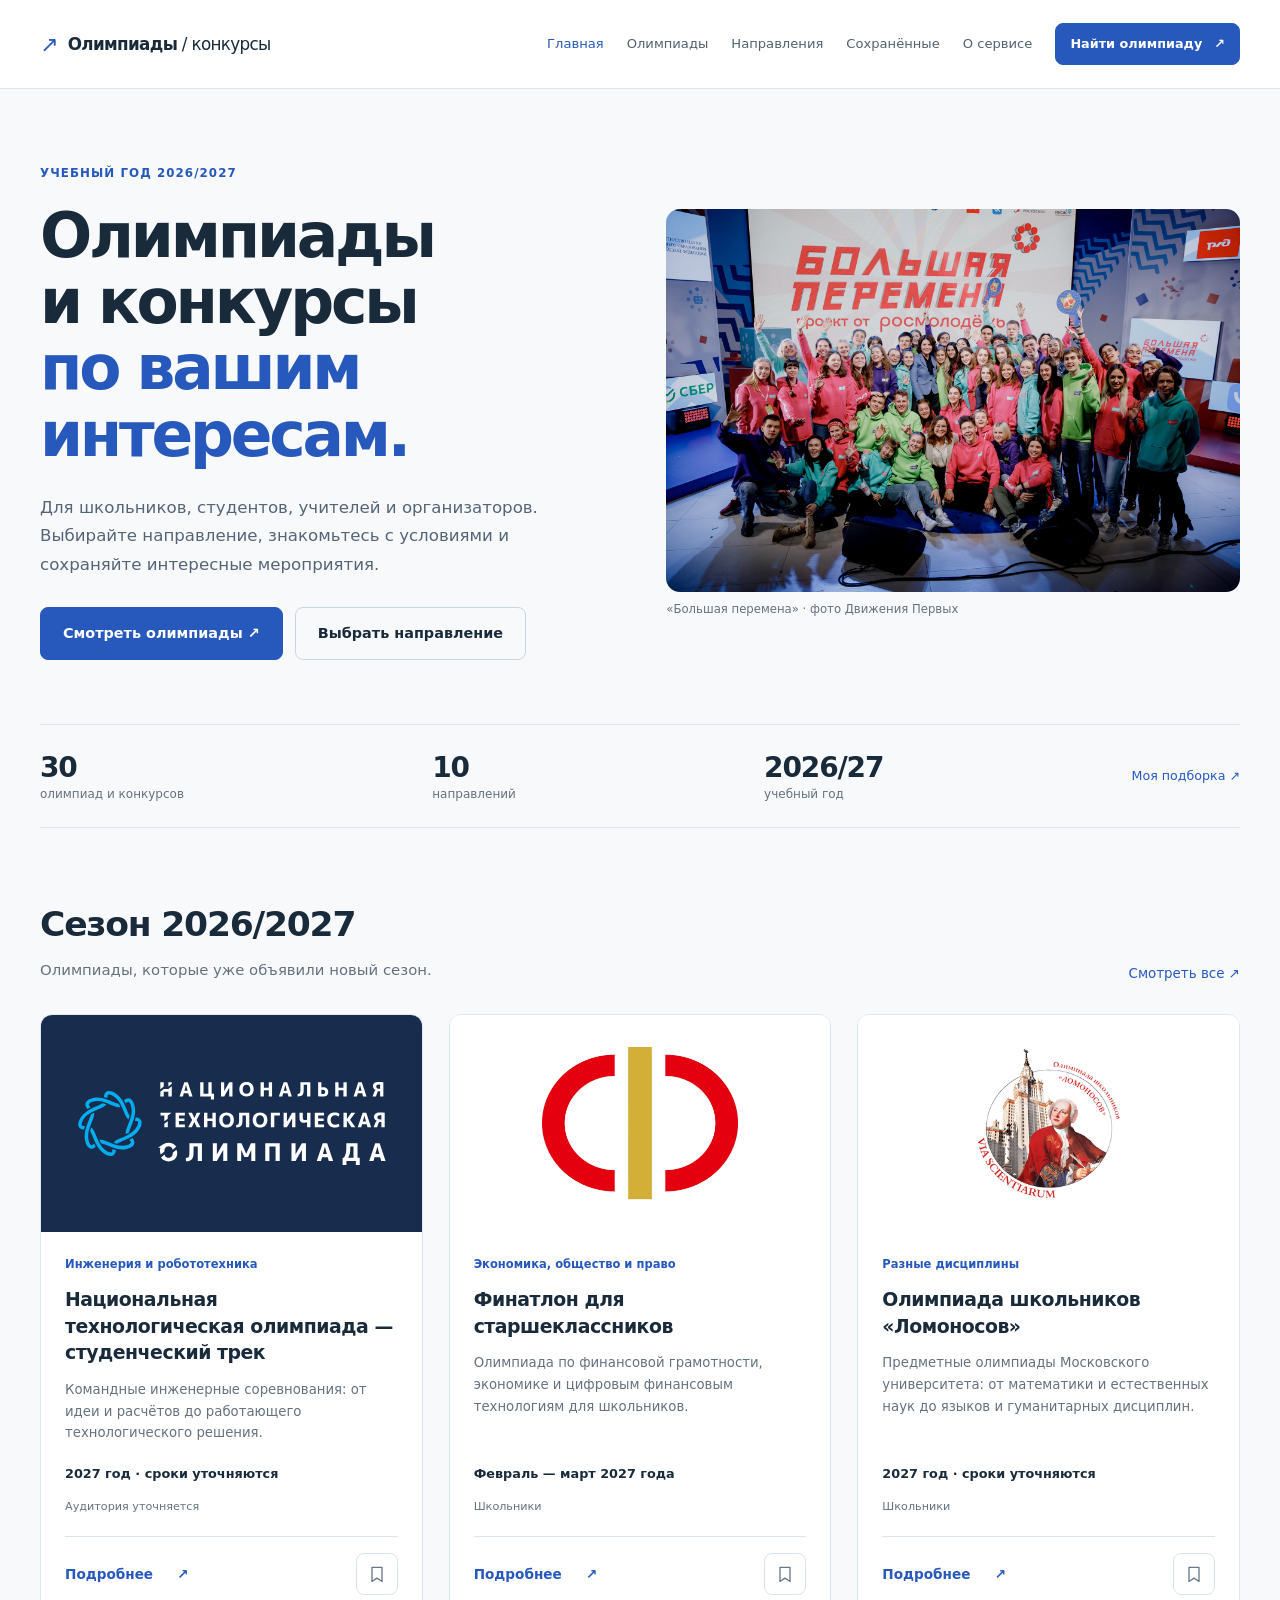
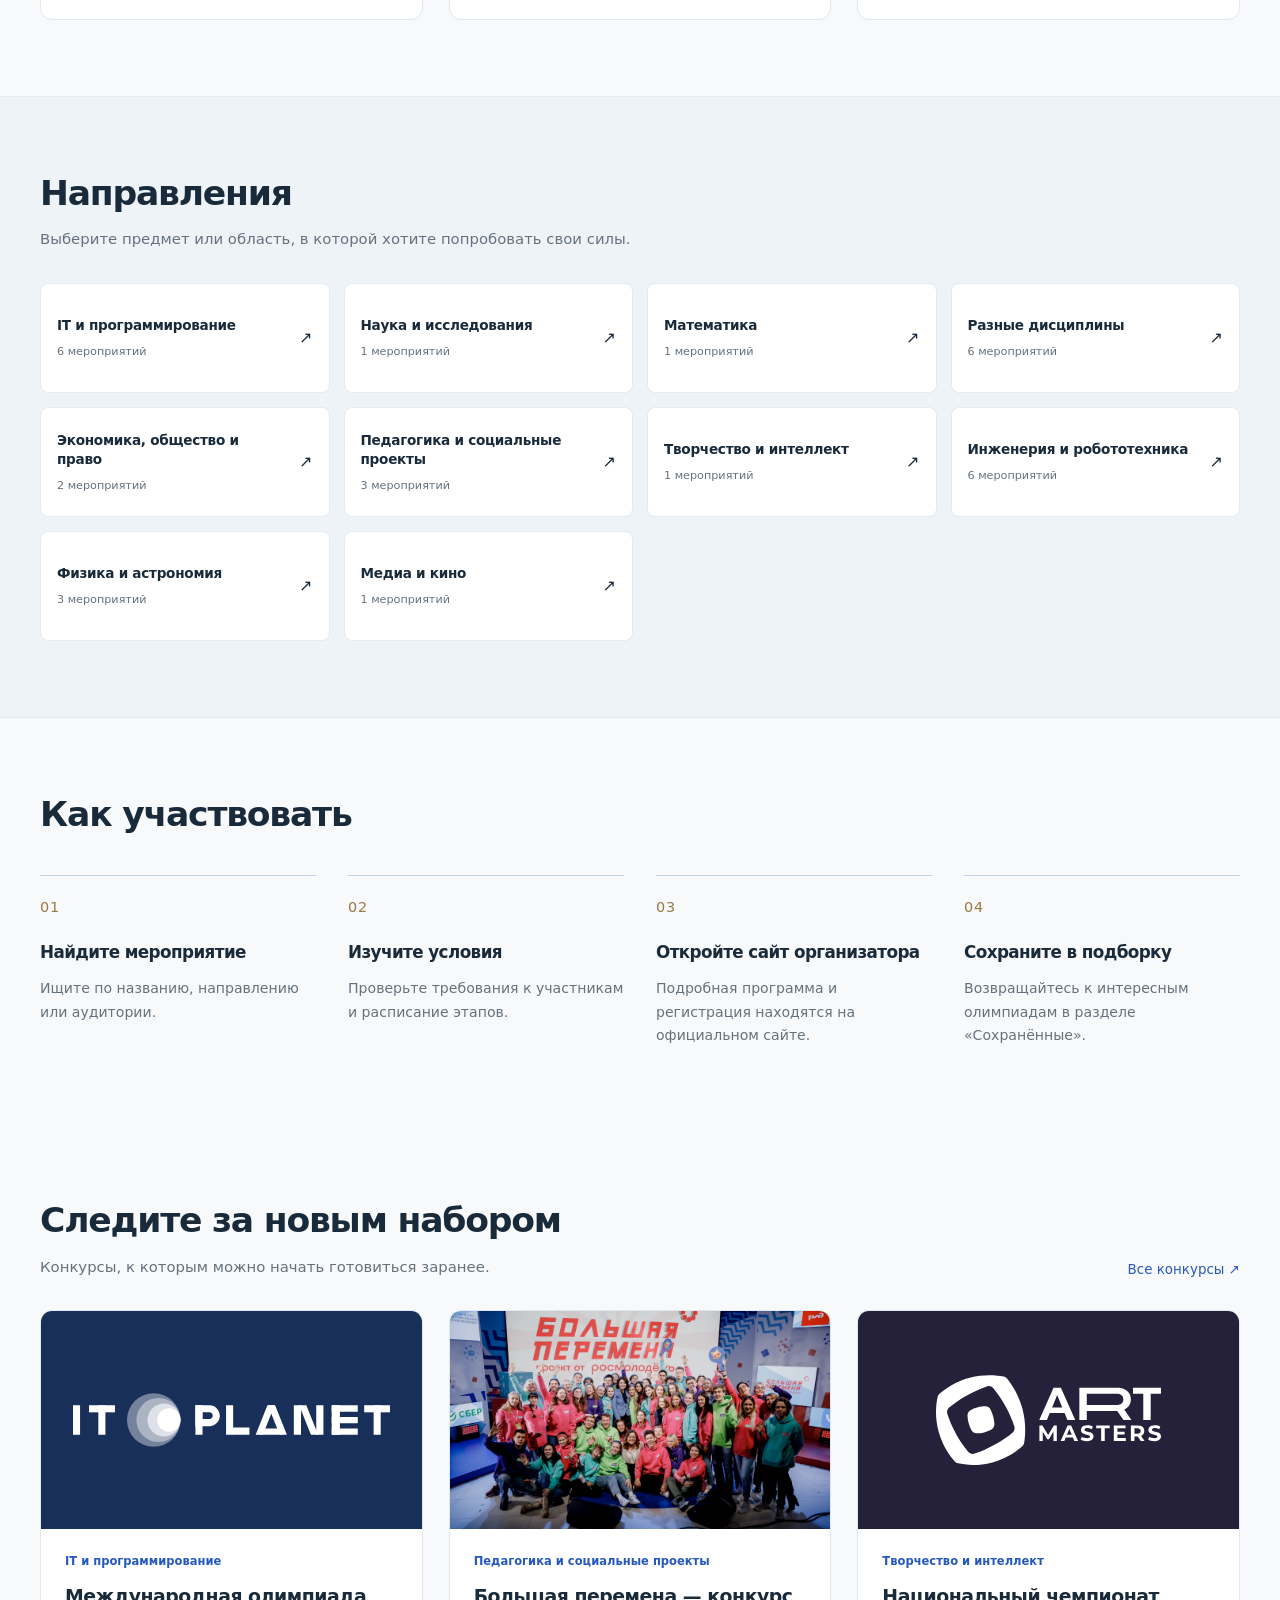
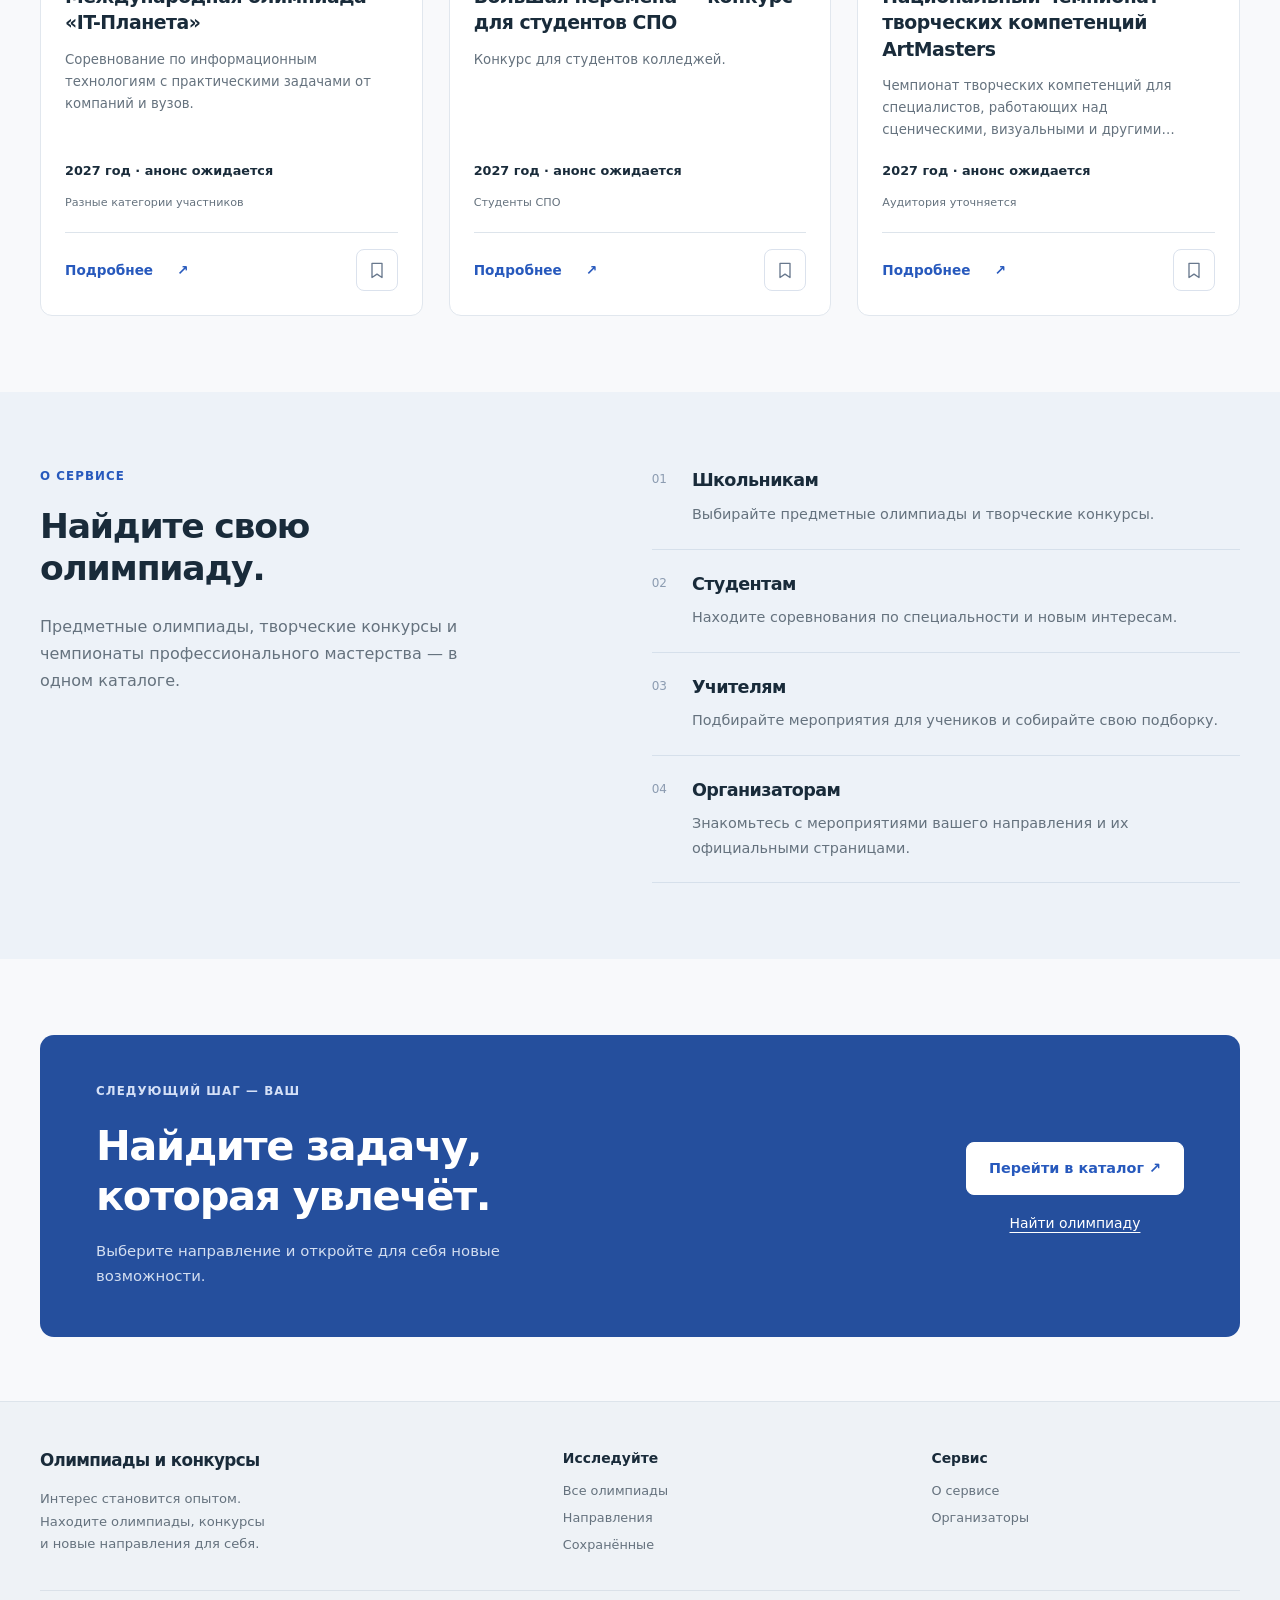
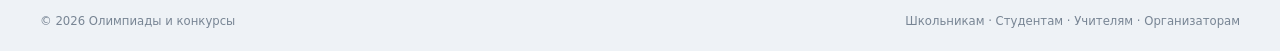
<file: index.html>
<!doctype html>
<html lang="ru"><head><meta charset="utf-8"><meta name="viewport" content="width=device-width,initial-scale=1"><meta name="description" content="Олимпиады и конкурсы для школьников и студентов. Поиск по направлениям, даты, условия участия и сайты организаторов."><title>Олимпиады и конкурсы 2026/2027 · Олимпиады и конкурсы</title><link rel="stylesheet" href="./assets/public.css"><script src="./assets/topics.js" defer></script><script src="./assets/public.js" defer></script></head><body class="public-site"><a class="skip-link" href="#main">К содержанию</a><header class="public-header"><div class="shell header-inner"><a class="wordmark" href="./index.html" aria-label="Олимпиады и конкурсы — главная"><span class="brand-symbol" aria-hidden="true">↗</span><span>Олимпиады<span class="brand-sub"> / конкурсы</span></span></a><button class="menu-toggle" id="menu-toggle" type="button" aria-expanded="false" aria-controls="main-menu">Меню <span aria-hidden="true">☰</span></button><nav id="main-menu" class="main-menu" aria-label="Основная навигация"><a href="./index.html">Главная</a><a href="./competitions.html">Олимпиады</a><a href="./index.html#directions">Направления</a><a href="./saved.html">Сохранённые <span id="saved-count"></span></a><a href="./index.html#about">О сервисе</a><a class="btn btn-small" href="./competitions.html#filters">Найти олимпиаду <span aria-hidden="true">↗</span></a></nav></div></header><main id="main"><div id="app" class="shell loading" role="status">Загружаем мероприятия…</div><noscript><p class="shell">Включите JavaScript, чтобы открыть каталог и пользоваться поиском.</p></noscript></main><footer class="public-footer"><div class="shell footer-grid"><div><a class="wordmark" href="./index.html">Олимпиады и конкурсы</a><p>Интерес становится опытом.<br>Находите олимпиады, конкурсы<br>и новые направления для себя.</p></div><div><h2>Исследуйте</h2><a href="./competitions.html">Все олимпиады</a><a href="./index.html#directions">Направления</a><a href="./saved.html">Сохранённые</a></div><div><h2>Сервис</h2><a href="./index.html#about">О сервисе</a><a href="./sources.html">Организаторы</a></div></div><div class="shell footer-bottom"><span>© <span id="copyright-year">2026</span> Олимпиады и конкурсы</span><span>Школьникам · Студентам · Учителям · Организаторам</span></div></footer><p id="toast" class="toast" role="status" aria-live="polite" hidden></p></body></html>
</file>
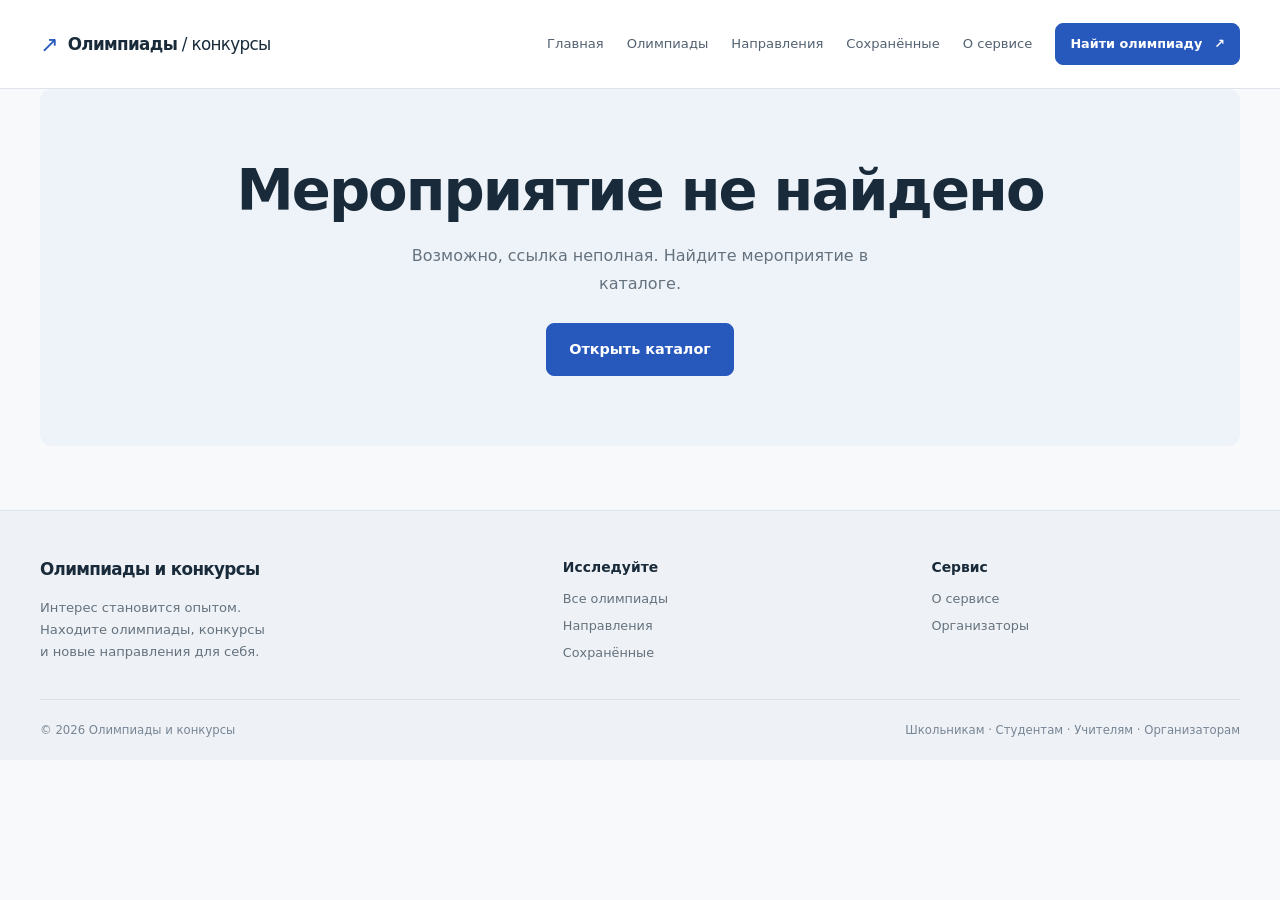
<file: competition.html>
<!doctype html>
<html lang="ru"><head><meta charset="utf-8"><meta name="viewport" content="width=device-width,initial-scale=1"><meta name="description" content="Олимпиады и конкурсы для школьников и студентов. Поиск по направлениям, даты, условия участия и сайты организаторов."><title>Олимпиада · Олимпиады и конкурсы</title><link rel="stylesheet" href="./assets/public.css"><script src="./assets/topics.js" defer></script><script src="./assets/public.js" defer></script></head><body class="public-site"><a class="skip-link" href="#main">К содержанию</a><header class="public-header"><div class="shell header-inner"><a class="wordmark" href="./index.html" aria-label="Олимпиады и конкурсы — главная"><span class="brand-symbol" aria-hidden="true">↗</span><span>Олимпиады<span class="brand-sub"> / конкурсы</span></span></a><button class="menu-toggle" id="menu-toggle" type="button" aria-expanded="false" aria-controls="main-menu">Меню <span aria-hidden="true">☰</span></button><nav id="main-menu" class="main-menu" aria-label="Основная навигация"><a href="./index.html">Главная</a><a href="./competitions.html">Олимпиады</a><a href="./index.html#directions">Направления</a><a href="./saved.html">Сохранённые <span id="saved-count"></span></a><a href="./index.html#about">О сервисе</a><a class="btn btn-small" href="./competitions.html#filters">Найти олимпиаду <span aria-hidden="true">↗</span></a></nav></div></header><main id="main"><div id="app" class="shell loading" role="status">Загружаем мероприятия…</div><noscript><p class="shell">Включите JavaScript, чтобы открыть каталог и пользоваться поиском.</p></noscript></main><footer class="public-footer"><div class="shell footer-grid"><div><a class="wordmark" href="./index.html">Олимпиады и конкурсы</a><p>Интерес становится опытом.<br>Находите олимпиады, конкурсы<br>и новые направления для себя.</p></div><div><h2>Исследуйте</h2><a href="./competitions.html">Все олимпиады</a><a href="./index.html#directions">Направления</a><a href="./saved.html">Сохранённые</a></div><div><h2>Сервис</h2><a href="./index.html#about">О сервисе</a><a href="./sources.html">Организаторы</a></div></div><div class="shell footer-bottom"><span>© <span id="copyright-year">2026</span> Олимпиады и конкурсы</span><span>Школьникам · Студентам · Учителям · Организаторам</span></div></footer><p id="toast" class="toast" role="status" aria-live="polite" hidden></p></body></html>
</file>
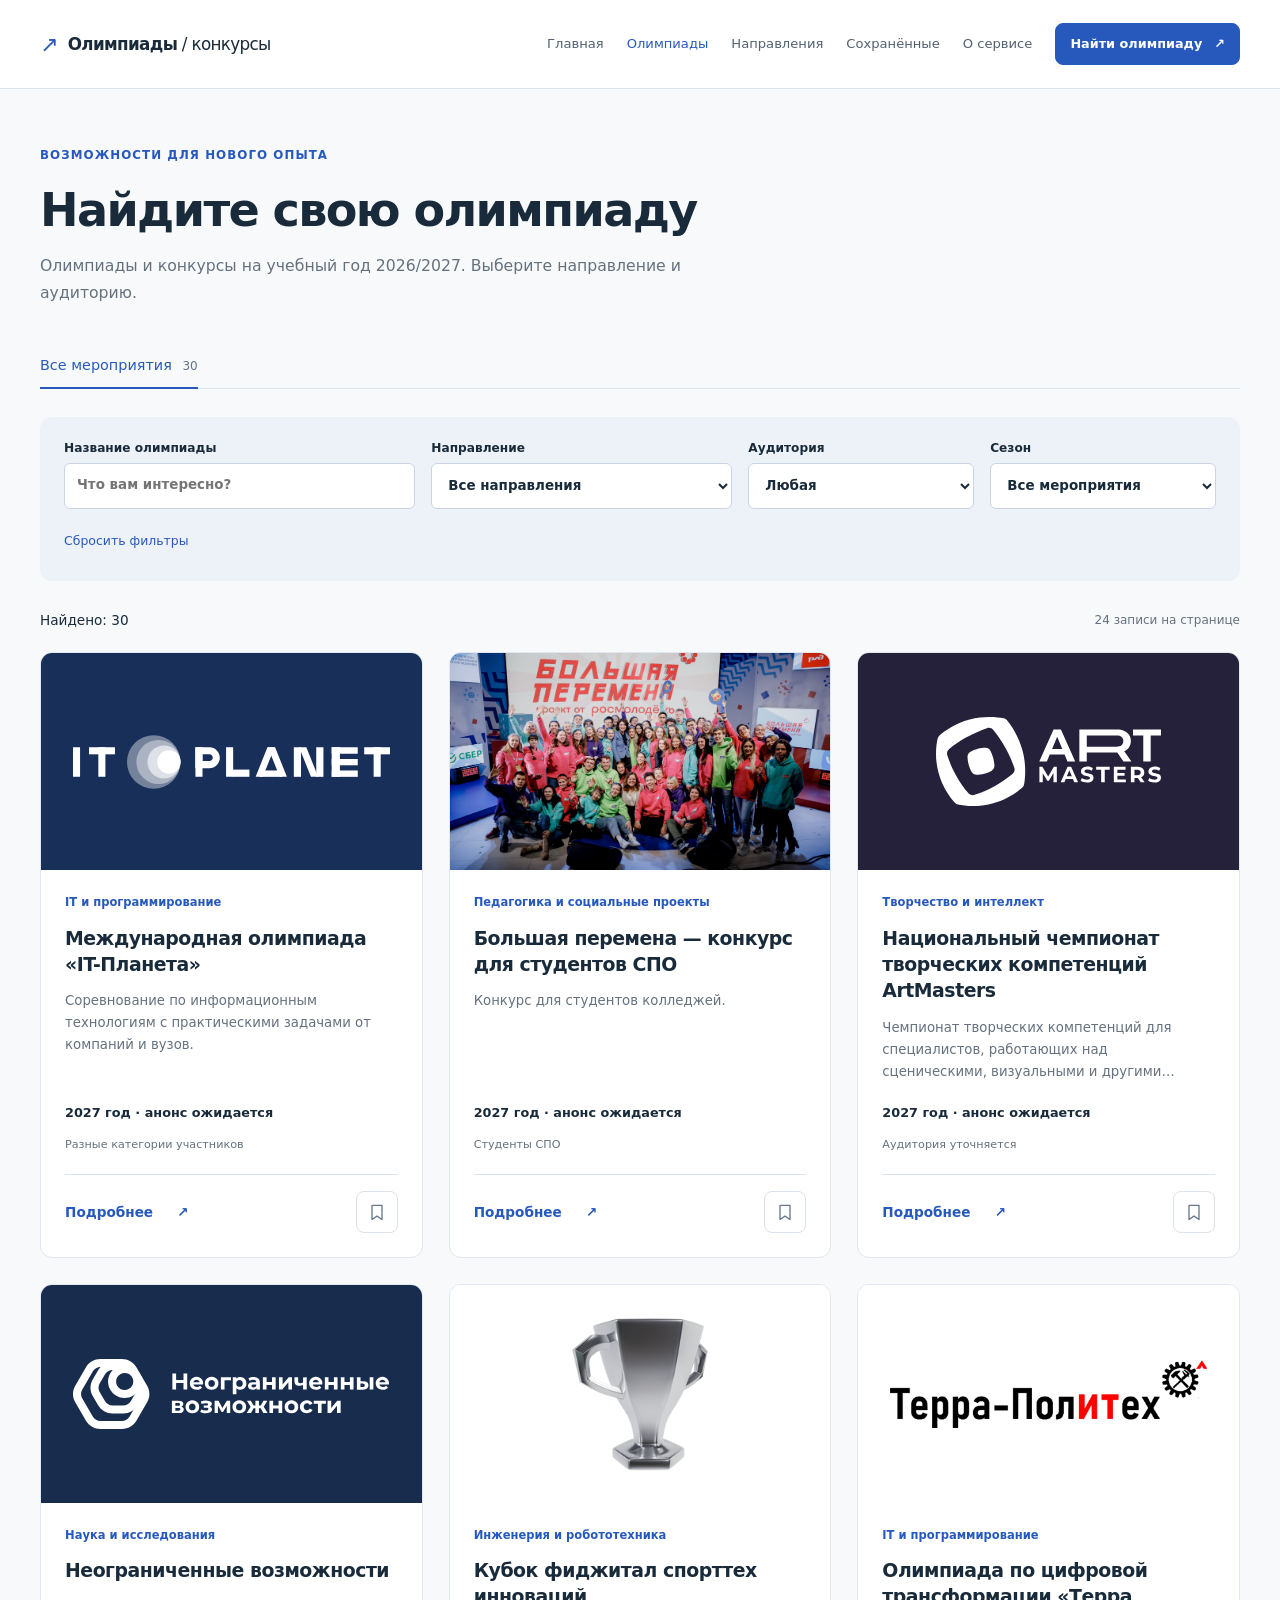
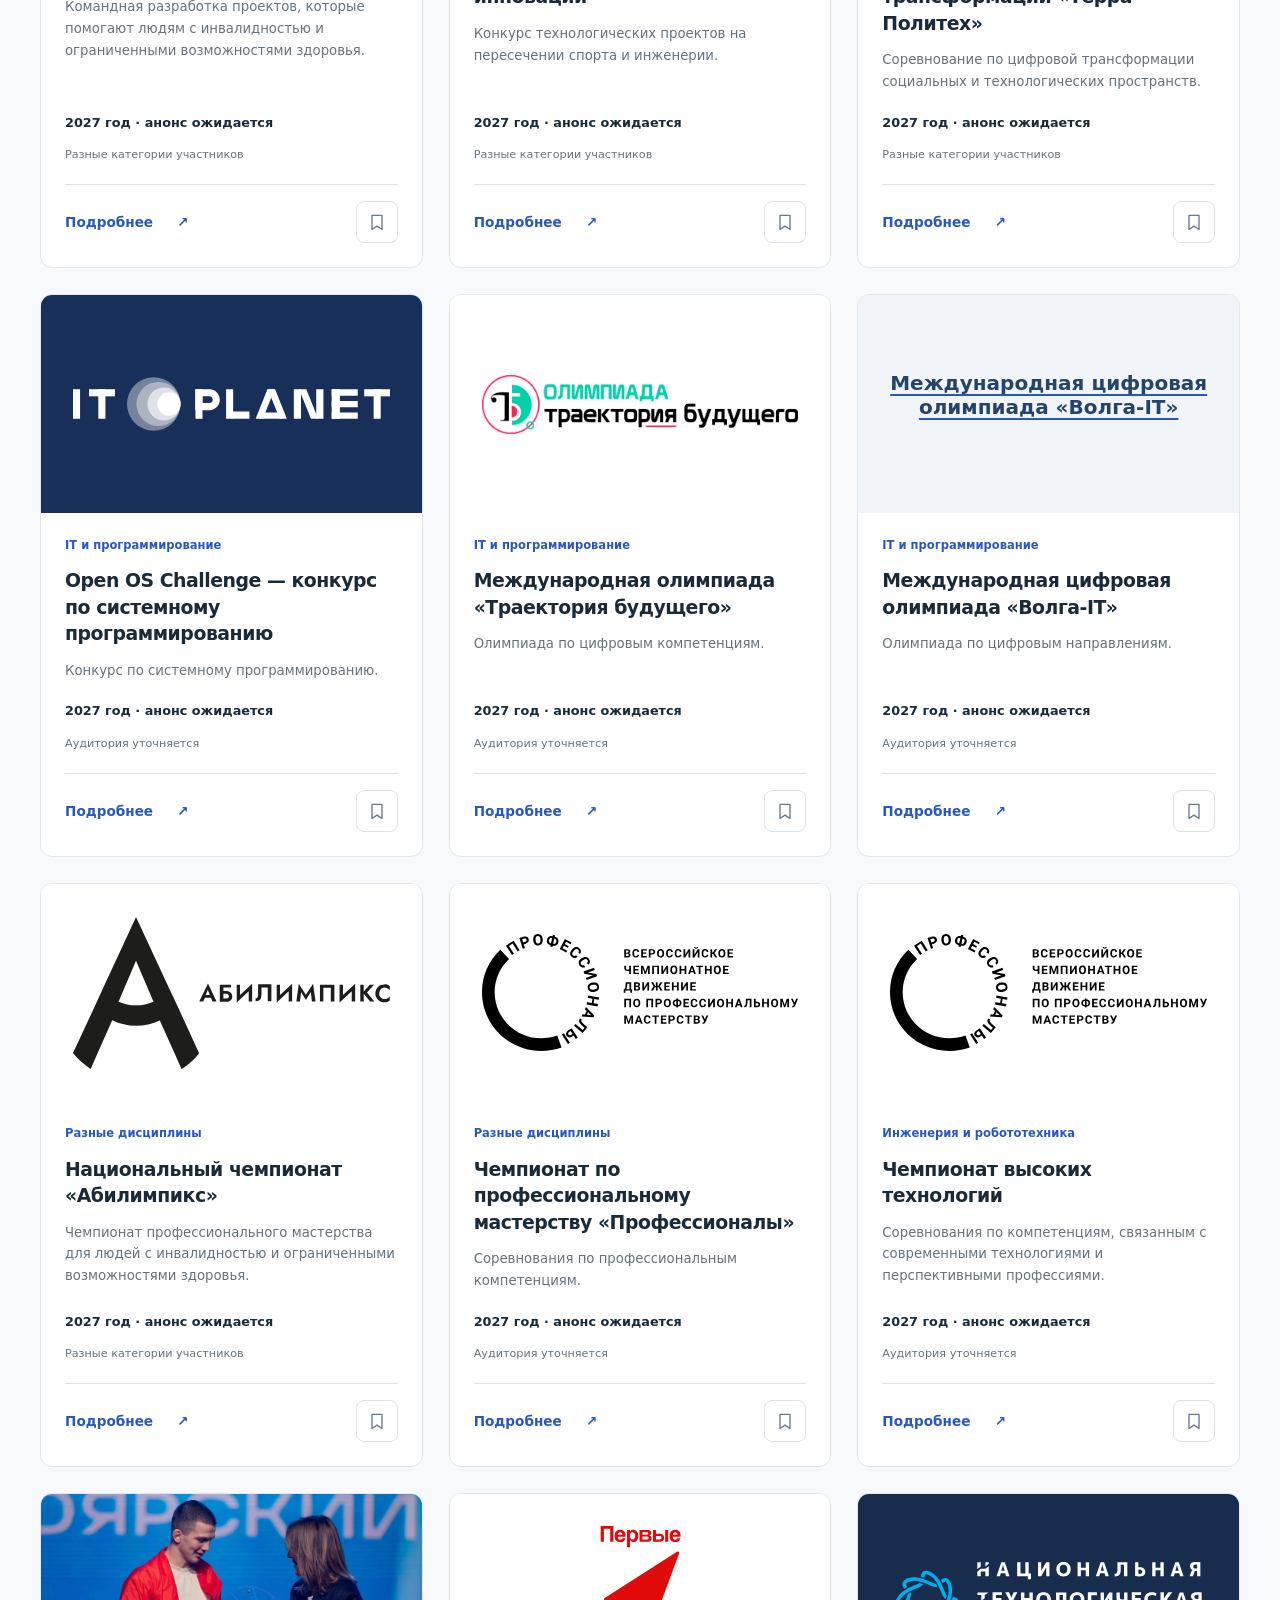
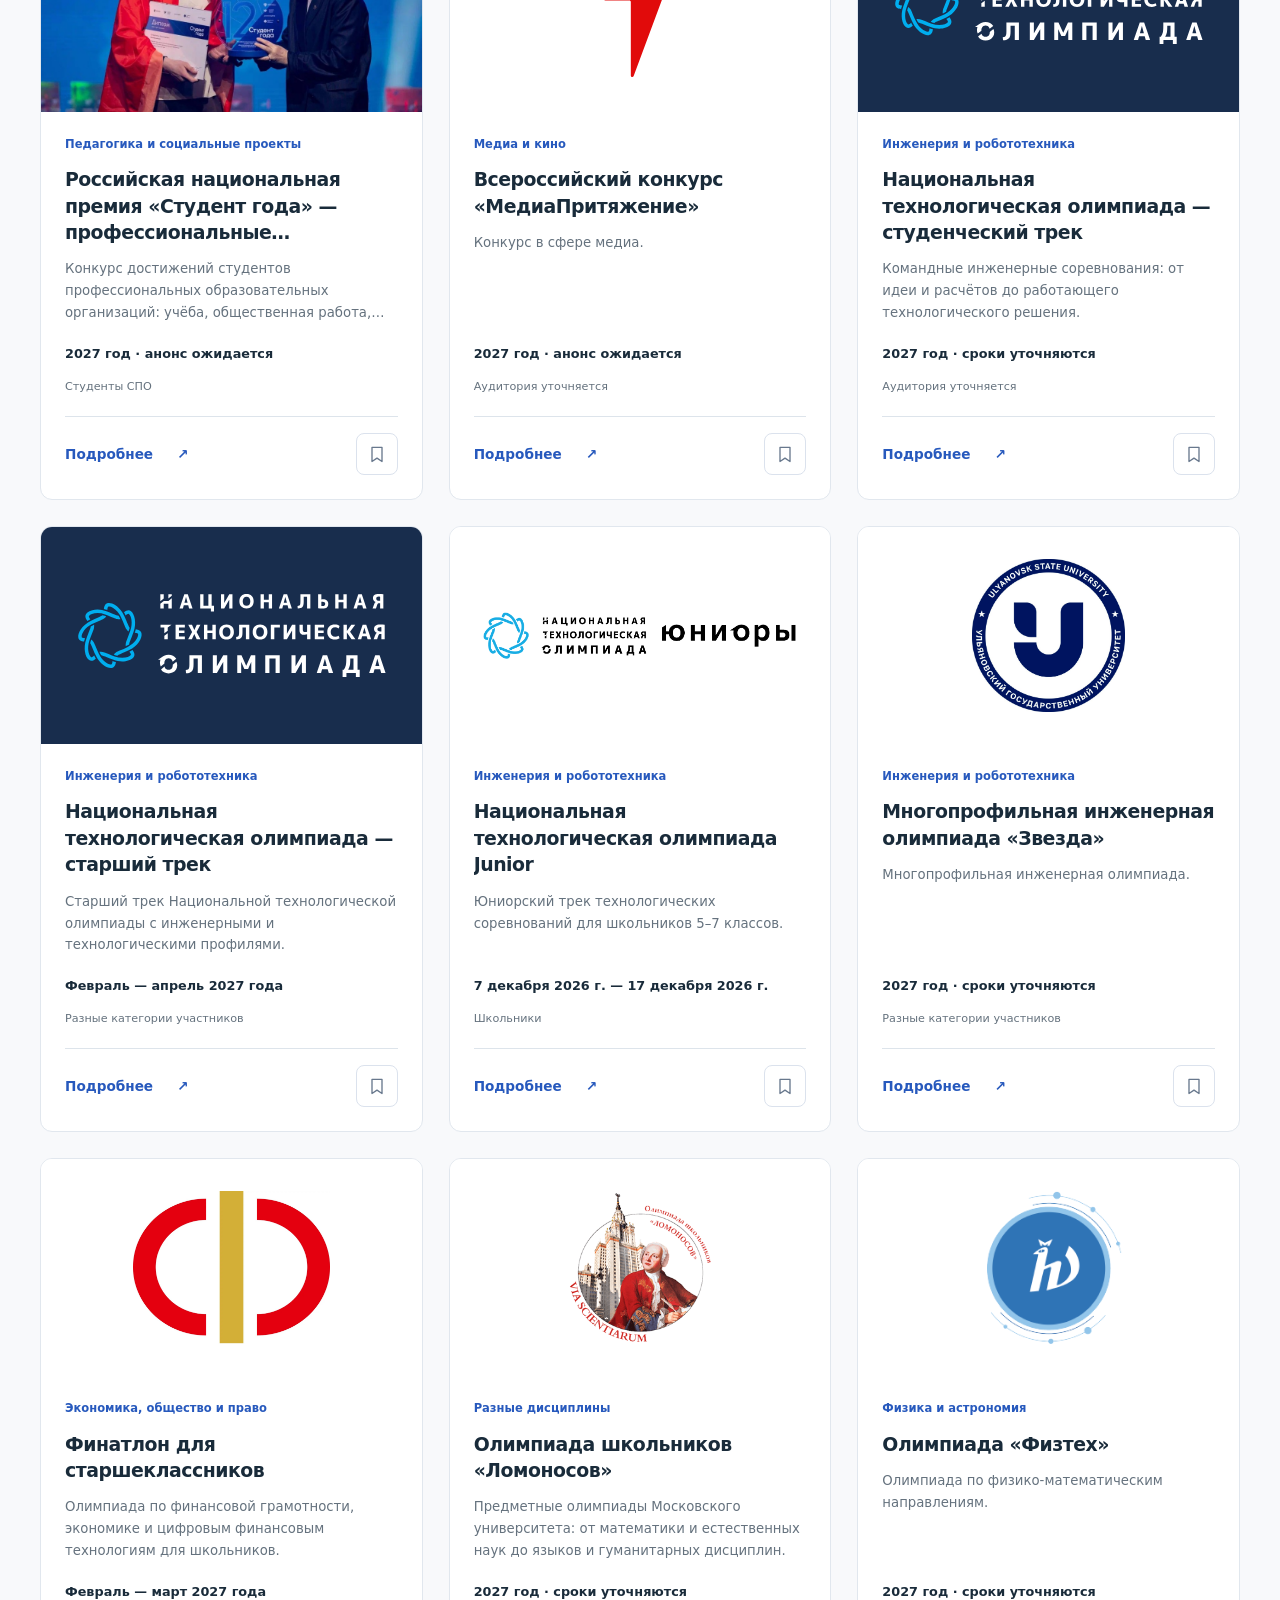
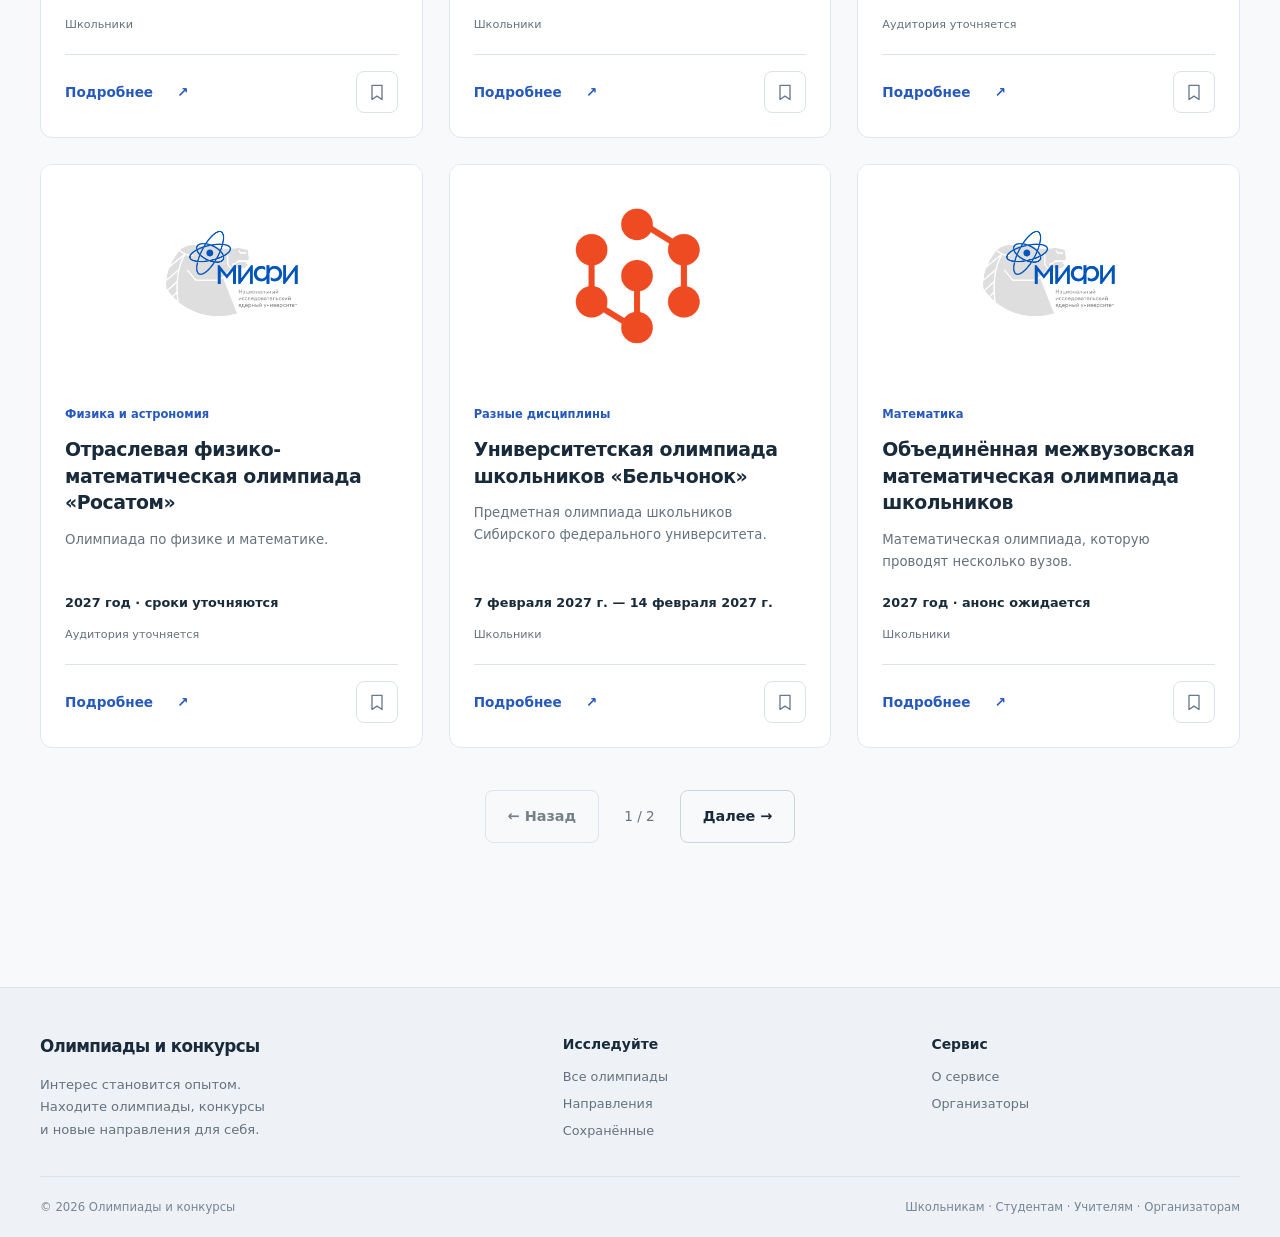
<file: competitions.html>
<!doctype html>
<html lang="ru"><head><meta charset="utf-8"><meta name="viewport" content="width=device-width,initial-scale=1"><meta name="description" content="Олимпиады и конкурсы для школьников и студентов. Поиск по направлениям, даты, условия участия и сайты организаторов."><title>Каталог олимпиад · Олимпиады и конкурсы</title><link rel="stylesheet" href="./assets/public.css"><script src="./assets/topics.js" defer></script><script src="./assets/public.js" defer></script></head><body class="public-site"><a class="skip-link" href="#main">К содержанию</a><header class="public-header"><div class="shell header-inner"><a class="wordmark" href="./index.html" aria-label="Олимпиады и конкурсы — главная"><span class="brand-symbol" aria-hidden="true">↗</span><span>Олимпиады<span class="brand-sub"> / конкурсы</span></span></a><button class="menu-toggle" id="menu-toggle" type="button" aria-expanded="false" aria-controls="main-menu">Меню <span aria-hidden="true">☰</span></button><nav id="main-menu" class="main-menu" aria-label="Основная навигация"><a href="./index.html">Главная</a><a href="./competitions.html">Олимпиады</a><a href="./index.html#directions">Направления</a><a href="./saved.html">Сохранённые <span id="saved-count"></span></a><a href="./index.html#about">О сервисе</a><a class="btn btn-small" href="./competitions.html#filters">Найти олимпиаду <span aria-hidden="true">↗</span></a></nav></div></header><main id="main"><div id="app" class="shell loading" role="status">Загружаем мероприятия…</div><noscript><p class="shell">Включите JavaScript, чтобы открыть каталог и пользоваться поиском.</p></noscript></main><footer class="public-footer"><div class="shell footer-grid"><div><a class="wordmark" href="./index.html">Олимпиады и конкурсы</a><p>Интерес становится опытом.<br>Находите олимпиады, конкурсы<br>и новые направления для себя.</p></div><div><h2>Исследуйте</h2><a href="./competitions.html">Все олимпиады</a><a href="./index.html#directions">Направления</a><a href="./saved.html">Сохранённые</a></div><div><h2>Сервис</h2><a href="./index.html#about">О сервисе</a><a href="./sources.html">Организаторы</a></div></div><div class="shell footer-bottom"><span>© <span id="copyright-year">2026</span> Олимпиады и конкурсы</span><span>Школьникам · Студентам · Учителям · Организаторам</span></div></footer><p id="toast" class="toast" role="status" aria-live="polite" hidden></p></body></html>
</file>
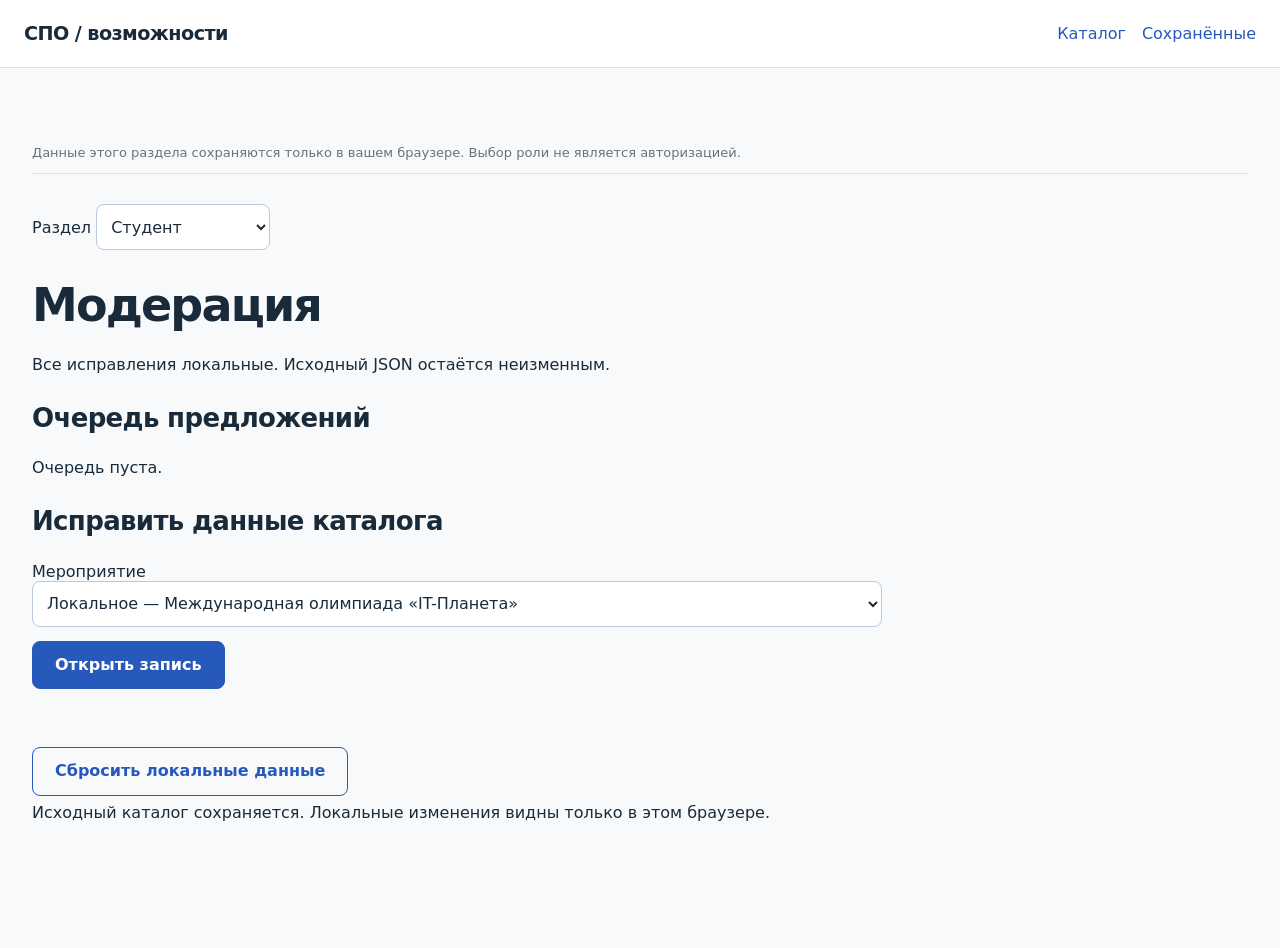
<file: moderator.html>
<!doctype html><html lang="ru"><head><meta charset="utf-8"><meta name="viewport" content="width=device-width,initial-scale=1"><title>СПО / возможности</title><link rel="stylesheet" href="./assets/style.css"><link rel="stylesheet" href="./assets/product.css"><link rel="stylesheet" href="./assets/demo.css"><script src="./assets/demo.js" defer></script></head><body><header class="site-header"><nav class="nav"><a class="brand" href="./index.html">СПО / возможности</a><a href="./competitions.html">Каталог</a><a href="./saved.html">Сохранённые</a></nav></header><main class="container"><p class="demo-notice">Данные этого раздела сохраняются только в вашем браузере. Выбор роли не является авторизацией.</p><label>Раздел <select id="session"><option value="student">Студент</option><option value="teacher">Преподаватель</option><option value="organizer">Организатор</option><option value="moderator">Модератор</option></select></label><div id="app" aria-live="polite">Загрузка каталога…</div><noscript>Для работы сайта включите JavaScript.</noscript><footer><button id="reset" class="button secondary">Сбросить локальные данные</button><p>Исходный каталог сохраняется. Локальные изменения видны только в этом браузере.</p></footer></main></body></html>
</file>
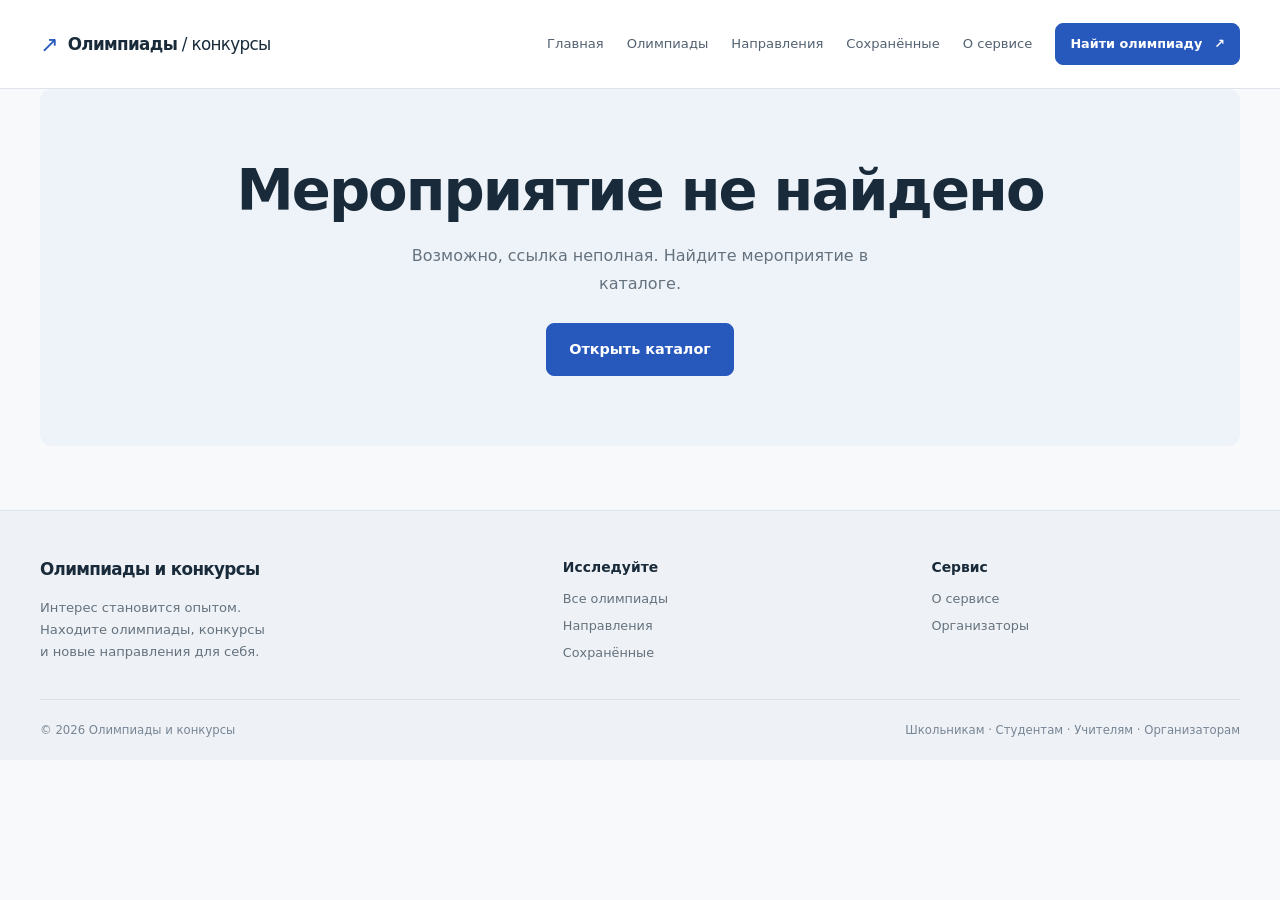
<file: organizer-demo.html>
<!doctype html>
<html lang="ru"><head><meta charset="utf-8"><meta name="viewport" content="width=device-width,initial-scale=1"><meta name="description" content="Олимпиады и конкурсы для школьников и студентов. Поиск по направлениям, даты, условия участия и сайты организаторов."><title>Программа мероприятия · Олимпиады и конкурсы</title><link rel="stylesheet" href="./assets/public.css"><script src="./assets/topics.js" defer></script><script src="./assets/public.js" defer></script></head><body class="public-site"><a class="skip-link" href="#main">К содержанию</a><header class="public-header"><div class="shell header-inner"><a class="wordmark" href="./index.html" aria-label="Олимпиады и конкурсы — главная"><span class="brand-symbol" aria-hidden="true">↗</span><span>Олимпиады<span class="brand-sub"> / конкурсы</span></span></a><button class="menu-toggle" id="menu-toggle" type="button" aria-expanded="false" aria-controls="main-menu">Меню <span aria-hidden="true">☰</span></button><nav id="main-menu" class="main-menu" aria-label="Основная навигация"><a href="./index.html">Главная</a><a href="./competitions.html">Олимпиады</a><a href="./index.html#directions">Направления</a><a href="./saved.html">Сохранённые <span id="saved-count"></span></a><a href="./index.html#about">О сервисе</a><a class="btn btn-small" href="./competitions.html#filters">Найти олимпиаду <span aria-hidden="true">↗</span></a></nav></div></header><main id="main"><div id="app" class="shell loading" role="status">Загружаем мероприятия…</div><noscript><p class="shell">Включите JavaScript, чтобы открыть каталог и пользоваться поиском.</p></noscript></main><footer class="public-footer"><div class="shell footer-grid"><div><a class="wordmark" href="./index.html">Олимпиады и конкурсы</a><p>Интерес становится опытом.<br>Находите олимпиады, конкурсы<br>и новые направления для себя.</p></div><div><h2>Исследуйте</h2><a href="./competitions.html">Все олимпиады</a><a href="./index.html#directions">Направления</a><a href="./saved.html">Сохранённые</a></div><div><h2>Сервис</h2><a href="./index.html#about">О сервисе</a><a href="./sources.html">Организаторы</a></div></div><div class="shell footer-bottom"><span>© <span id="copyright-year">2026</span> Олимпиады и конкурсы</span><span>Школьникам · Студентам · Учителям · Организаторам</span></div></footer><p id="toast" class="toast" role="status" aria-live="polite" hidden></p></body></html>
</file>
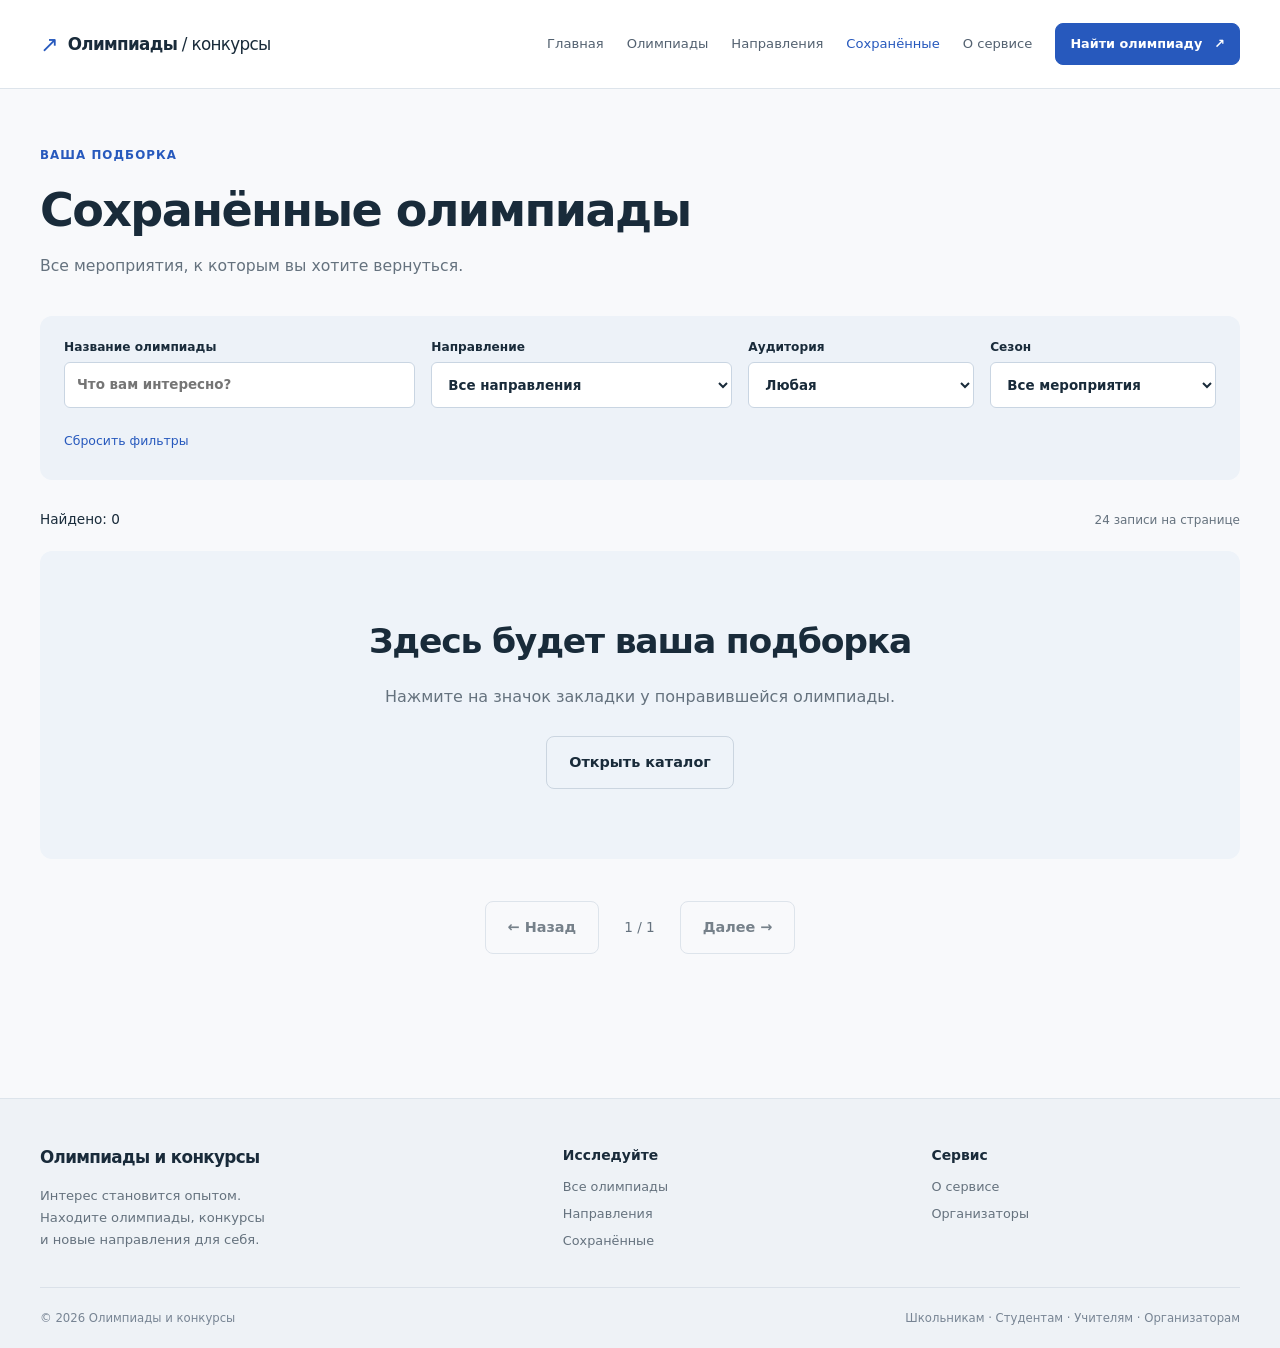
<file: saved.html>
<!doctype html>
<html lang="ru"><head><meta charset="utf-8"><meta name="viewport" content="width=device-width,initial-scale=1"><meta name="description" content="Олимпиады и конкурсы для школьников и студентов. Поиск по направлениям, даты, условия участия и сайты организаторов."><title>Сохранённые олимпиады · Олимпиады и конкурсы</title><link rel="stylesheet" href="./assets/public.css"><script src="./assets/topics.js" defer></script><script src="./assets/public.js" defer></script></head><body class="public-site"><a class="skip-link" href="#main">К содержанию</a><header class="public-header"><div class="shell header-inner"><a class="wordmark" href="./index.html" aria-label="Олимпиады и конкурсы — главная"><span class="brand-symbol" aria-hidden="true">↗</span><span>Олимпиады<span class="brand-sub"> / конкурсы</span></span></a><button class="menu-toggle" id="menu-toggle" type="button" aria-expanded="false" aria-controls="main-menu">Меню <span aria-hidden="true">☰</span></button><nav id="main-menu" class="main-menu" aria-label="Основная навигация"><a href="./index.html">Главная</a><a href="./competitions.html">Олимпиады</a><a href="./index.html#directions">Направления</a><a href="./saved.html">Сохранённые <span id="saved-count"></span></a><a href="./index.html#about">О сервисе</a><a class="btn btn-small" href="./competitions.html#filters">Найти олимпиаду <span aria-hidden="true">↗</span></a></nav></div></header><main id="main"><div id="app" class="shell loading" role="status">Загружаем мероприятия…</div><noscript><p class="shell">Включите JavaScript, чтобы открыть каталог и пользоваться поиском.</p></noscript></main><footer class="public-footer"><div class="shell footer-grid"><div><a class="wordmark" href="./index.html">Олимпиады и конкурсы</a><p>Интерес становится опытом.<br>Находите олимпиады, конкурсы<br>и новые направления для себя.</p></div><div><h2>Исследуйте</h2><a href="./competitions.html">Все олимпиады</a><a href="./index.html#directions">Направления</a><a href="./saved.html">Сохранённые</a></div><div><h2>Сервис</h2><a href="./index.html#about">О сервисе</a><a href="./sources.html">Организаторы</a></div></div><div class="shell footer-bottom"><span>© <span id="copyright-year">2026</span> Олимпиады и конкурсы</span><span>Школьникам · Студентам · Учителям · Организаторам</span></div></footer><p id="toast" class="toast" role="status" aria-live="polite" hidden></p></body></html>
</file>
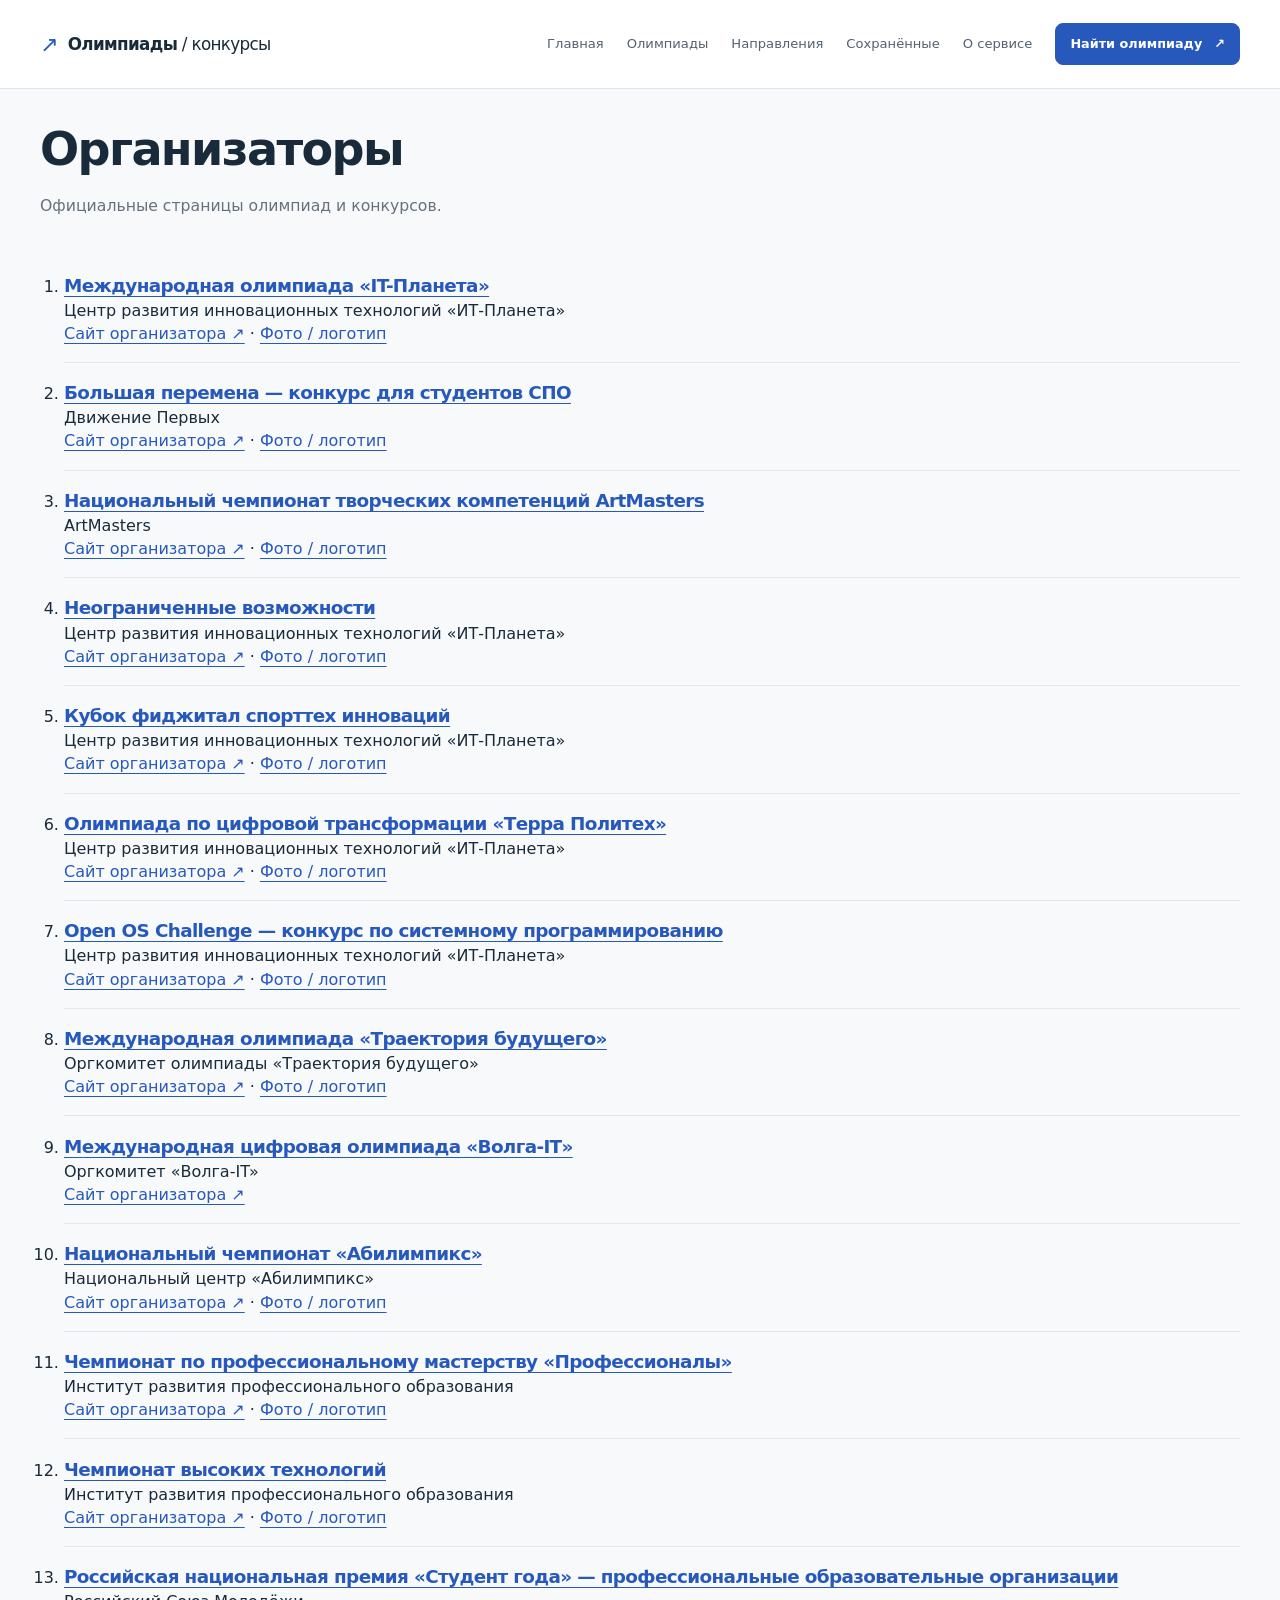
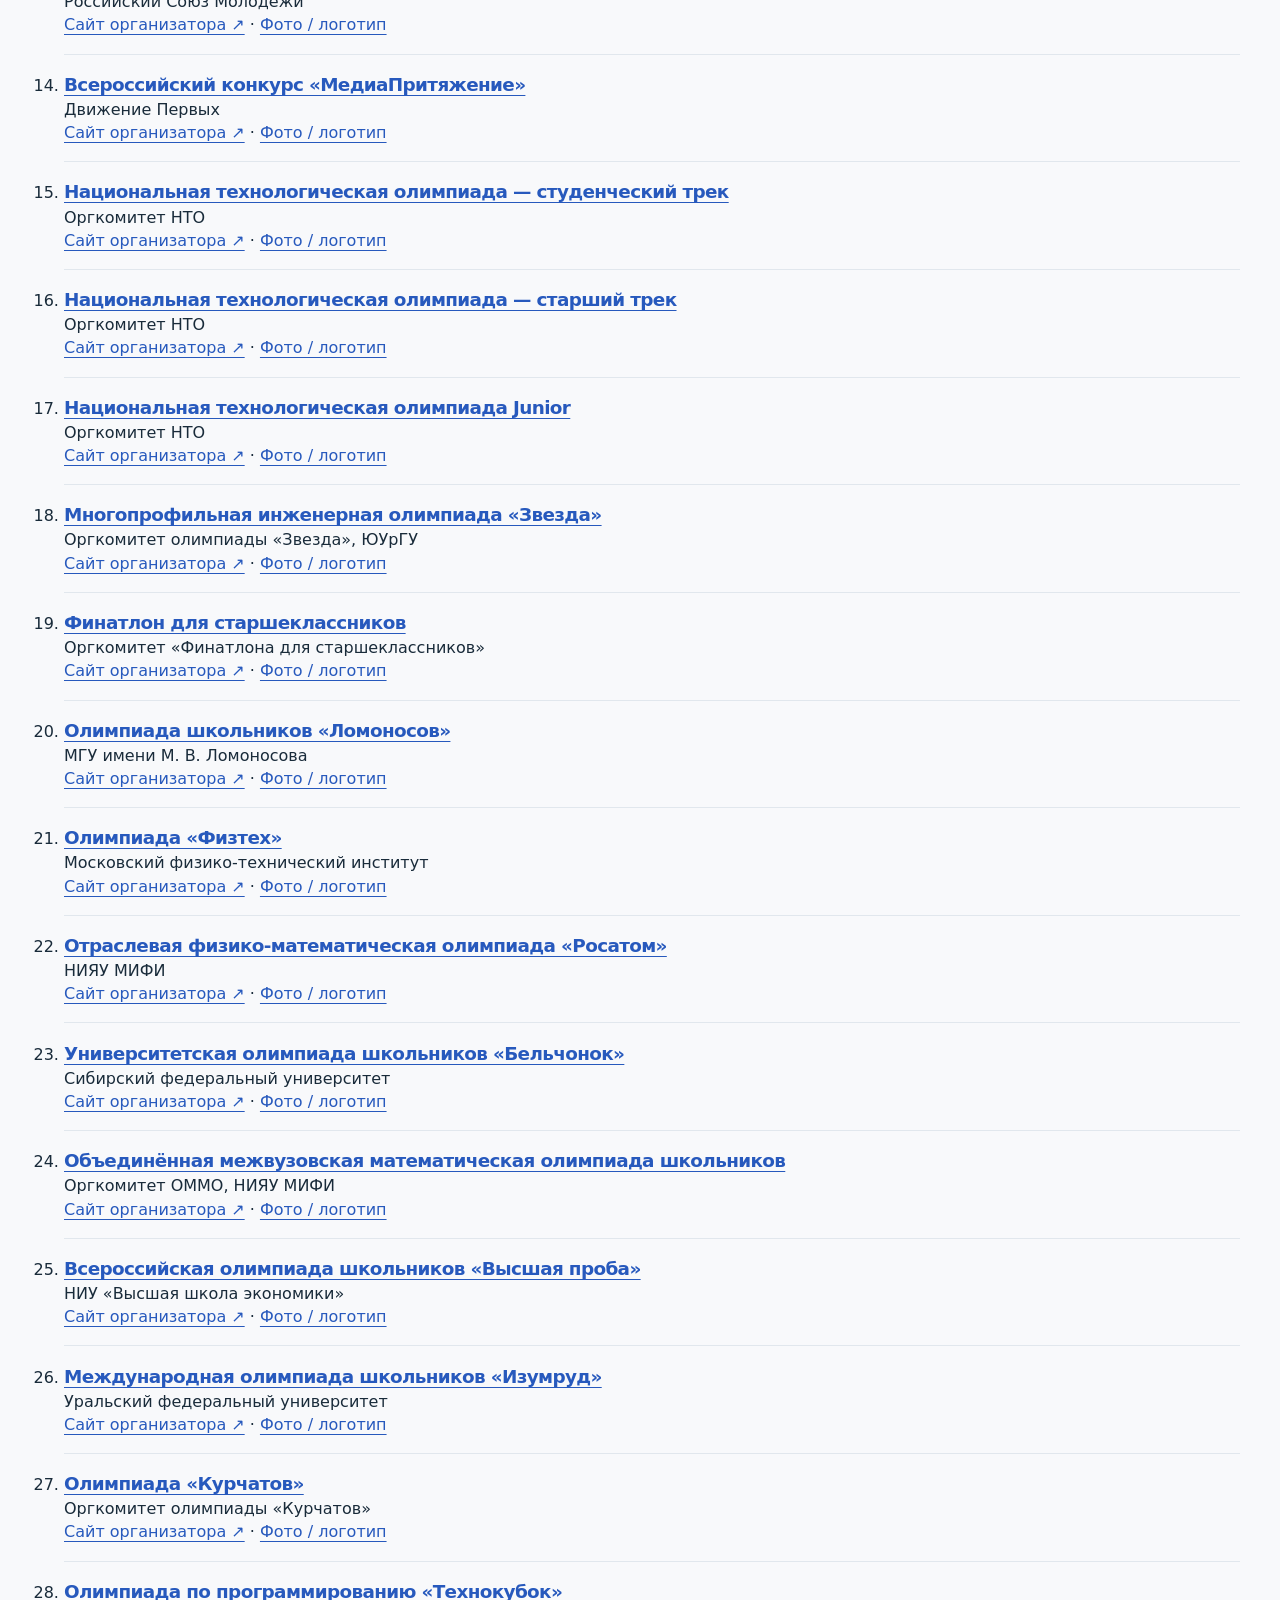
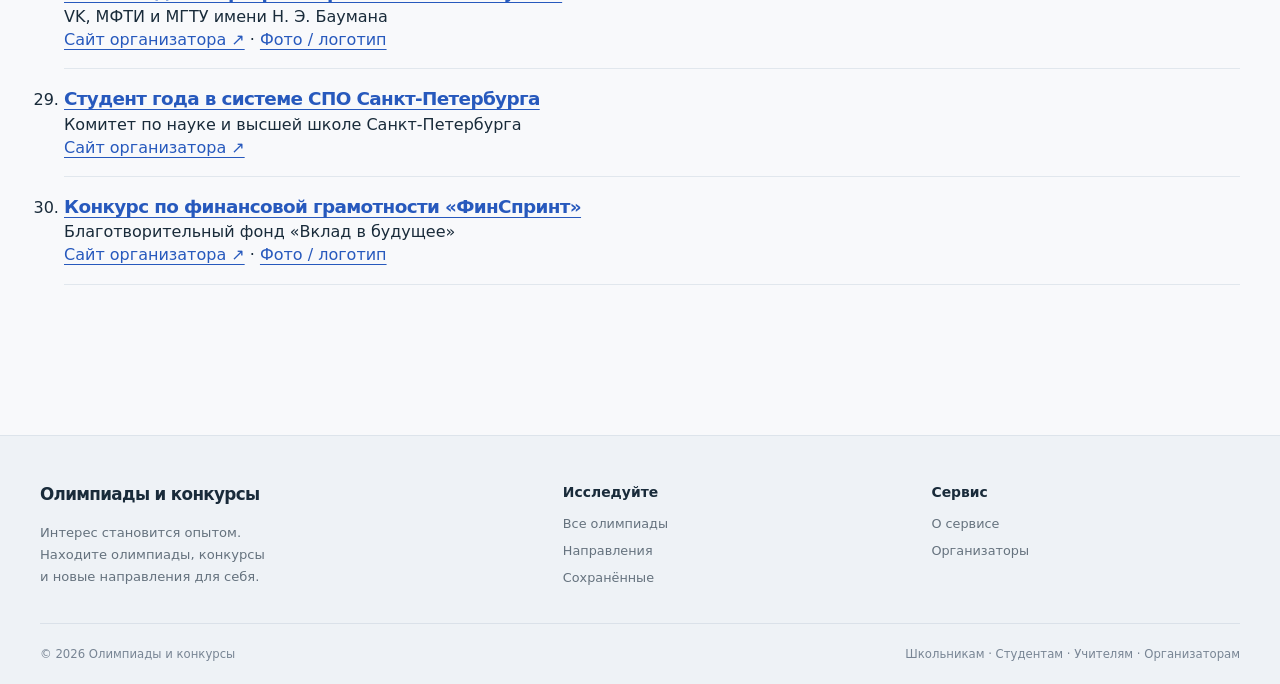
<file: sources.html>
<!doctype html>
<html lang="ru"><head><meta charset="utf-8"><meta name="viewport" content="width=device-width,initial-scale=1"><meta name="description" content="Олимпиады и конкурсы для школьников и студентов. Поиск по направлениям, даты, условия участия и сайты организаторов."><title>Организаторы · Олимпиады и конкурсы</title><link rel="stylesheet" href="./assets/public.css"><script src="./assets/topics.js" defer></script><script src="./assets/public.js" defer></script></head><body class="public-site"><a class="skip-link" href="#main">К содержанию</a><header class="public-header"><div class="shell header-inner"><a class="wordmark" href="./index.html" aria-label="Олимпиады и конкурсы — главная"><span class="brand-symbol" aria-hidden="true">↗</span><span>Олимпиады<span class="brand-sub"> / конкурсы</span></span></a><button class="menu-toggle" id="menu-toggle" type="button" aria-expanded="false" aria-controls="main-menu">Меню <span aria-hidden="true">☰</span></button><nav id="main-menu" class="main-menu" aria-label="Основная навигация"><a href="./index.html">Главная</a><a href="./competitions.html">Олимпиады</a><a href="./index.html#directions">Направления</a><a href="./saved.html">Сохранённые <span id="saved-count"></span></a><a href="./index.html#about">О сервисе</a><a class="btn btn-small" href="./competitions.html#filters">Найти олимпиаду <span aria-hidden="true">↗</span></a></nav></div></header><main id="main"><div id="app" class="shell loading" role="status">Загружаем мероприятия…</div><noscript><p class="shell">Включите JavaScript, чтобы открыть каталог и пользоваться поиском.</p></noscript></main><footer class="public-footer"><div class="shell footer-grid"><div><a class="wordmark" href="./index.html">Олимпиады и конкурсы</a><p>Интерес становится опытом.<br>Находите олимпиады, конкурсы<br>и новые направления для себя.</p></div><div><h2>Исследуйте</h2><a href="./competitions.html">Все олимпиады</a><a href="./index.html#directions">Направления</a><a href="./saved.html">Сохранённые</a></div><div><h2>Сервис</h2><a href="./index.html#about">О сервисе</a><a href="./sources.html">Организаторы</a></div></div><div class="shell footer-bottom"><span>© <span id="copyright-year">2026</span> Олимпиады и конкурсы</span><span>Школьникам · Студентам · Учителям · Организаторам</span></div></footer><p id="toast" class="toast" role="status" aria-live="polite" hidden></p></body></html>
</file>
<file: assets/public.css>
/* Public pages share the original service palette and system typeface. */
:root{color-scheme:light;--ink:#192b3a;--muted:#65727e;--accent:#2759bd;--line:#dde4eb;--paper:#fff;--bg:#f8f9fb;--soft:#edf3fa;font-family:system-ui,-apple-system,"Segoe UI",sans-serif;color:var(--ink);background:var(--bg);font-synthesis:none}
*{box-sizing:border-box}html{scroll-behavior:smooth;scroll-padding-top:100px}body{margin:0}a{color:var(--accent);text-underline-offset:4px}a:hover{color:#174197}button,input,select{font:inherit}button,a,input,select,summary{-webkit-tap-highlight-color:transparent}a:focus-visible,button:focus-visible,input:focus-visible,select:focus-visible,summary:focus-visible{outline:3px solid #7295d5;outline-offset:4px}img{max-width:100%;height:auto;display:block}[hidden]{display:none!important}button{cursor:pointer}button:disabled{cursor:not-allowed;opacity:.58}h1,h2,h3,p{margin:0}h1,h2,h3{font-weight:700;letter-spacing:-.035em}h1{font-size:clamp(2.25rem,4.5vw,4.2rem);line-height:1.1}h2{font-size:clamp(1.7rem,2.7vw,2.5rem);line-height:1.2}h3{font-size:1.1rem;line-height:1.4}p{line-height:1.7}.shell{width:min(100% - 80px,1240px);margin-inline:auto}.loading{min-height:50vh;padding-block:100px}.muted{color:var(--muted)}.eyebrow{display:flex;align-items:center;gap:9px;font-size:.74rem;line-height:1.5;font-weight:650;letter-spacing:.09em;text-transform:uppercase;color:var(--accent);margin-bottom:20px}.eyebrow-dot{width:7px;height:7px;background:#b68a41;border-radius:50%}.btn{display:inline-flex;align-items:center;justify-content:center;gap:12px;padding:15px 22px;min-height:49px;border:1px solid var(--accent);border-radius:8px;background:var(--accent);color:white;text-decoration:none;font-size:.9rem;font-weight:650;line-height:1.45;transition:background .15s,box-shadow .15s}.btn:hover{background:#1d489c;color:white}.btn-secondary{background:transparent;color:var(--ink);border-color:#cbd5e0}.btn-secondary:hover{background:#eaf0f8;color:var(--accent)}.btn-small{font-size:.8rem;min-height:42px;padding:11px 14px}.btn-white{background:white;border-color:white;color:var(--accent)}.btn-white:hover{background:#e5edf9;color:#163c82}.skip-link{position:fixed;top:-100px;left:20px;padding:12px;background:white;z-index:100}.skip-link:focus{top:10px}
/* Shared navigation */
.public-header{background:rgba(255,255,255,.98);border-bottom:1px solid var(--line);position:relative;z-index:20}.header-inner{min-height:88px;display:flex;align-items:center;gap:22px;justify-content:space-between}.wordmark{display:inline-flex;align-items:center;gap:10px;color:var(--ink);font-size:1.05rem;font-weight:750;text-decoration:none;letter-spacing:-.04em;white-space:nowrap}.brand-symbol{font-size:22px;color:var(--accent);font-weight:500}.brand-sub{font-weight:450}.main-menu{display:flex;align-items:center;gap:23px}.main-menu>a:not(.btn){font-size:.82rem;text-decoration:none;white-space:nowrap;color:#536170}.main-menu>a[aria-current=page],.main-menu>a:hover{color:var(--accent)}#saved-count:not(:empty){font-size:.7rem;background:#e7eef8;padding:2px 6px;border-radius:20px;margin-left:3px}.menu-toggle{display:none;background:white;border:1px solid var(--line);border-radius:8px;min-height:44px;padding:8px 12px;align-items:center;gap:10px;color:var(--ink)}
/* Landing */
.landing-hero{display:grid;grid-template-columns:1.05fr 1fr;gap:24px;align-items:center;padding-block:76px 64px}.landing-hero h1{font-size:clamp(2.7rem,4.8vw,4.6rem);line-height:1.08;letter-spacing:-.052em;margin-bottom:26px}.landing-hero h1>span{color:var(--accent)}.hero-intro{max-width:505px;font-size:1.04rem;color:#566576;margin-bottom:28px}.hero-actions{display:flex;gap:12px;flex-wrap:wrap;align-items:center}.hero-note{font-size:.75rem;color:var(--muted);margin-top:18px}.hero-visual img{width:100%;aspect-ratio:1.35;object-fit:contain;mix-blend-mode:multiply}.catalog-strip{display:flex;gap:40px;align-items:center;justify-content:space-between;border-top:1px solid var(--line);border-bottom:1px solid var(--line);padding-block:26px}.catalog-strip>div{display:flex;flex-direction:column;gap:3px}.catalog-strip strong{font-size:1.75rem;font-weight:650;letter-spacing:-.04em}.catalog-strip span{font-size:.75rem;color:var(--muted)}.catalog-strip>a{font-size:.79rem;text-decoration:none;max-width:210px;line-height:1.6}.section{padding-block:76px}.section-heading{display:flex;align-items:flex-end;justify-content:space-between;gap:35px;margin-bottom:30px}.section-heading p{color:var(--muted);font-size:.93rem;max-width:640px;margin-top:13px}.arrow-link{font-size:.84rem;text-decoration:none;white-space:nowrap;padding-bottom:3px}.event-grid{display:grid;grid-template-columns:repeat(3,minmax(0,1fr));gap:26px}.event-card{background:var(--paper);border:1px solid #e1e7ee;border-radius:12px;overflow:hidden;min-width:0;display:flex;flex-direction:column;transition:box-shadow .2s}.event-card:hover{box-shadow:0 8px 30px #2644710c}.card-visual{display:block;background:#edf3f8;overflow:hidden;aspect-ratio:1.75}.card-visual img{width:100%;height:100%;object-fit:contain}.card-body{padding:24px;display:flex;flex-direction:column;flex:1;min-width:0}.card-category{font-size:.72rem;line-height:1.5;color:var(--accent);font-weight:650;margin-bottom:13px}.card-title{font-size:1.18rem;line-height:1.4;letter-spacing:-.025em;margin-bottom:13px;overflow-wrap:anywhere;display:-webkit-box;-webkit-line-clamp:3;-webkit-box-orient:vertical;overflow:hidden}.card-title a{color:var(--ink);text-decoration:none}.card-title a:hover{color:var(--accent)}.card-description{font-size:.83rem;color:var(--muted);line-height:1.65;margin-bottom:20px;display:-webkit-box;-webkit-line-clamp:3;-webkit-box-orient:vertical;overflow:hidden}.card-date{font-size:.8rem;font-weight:600;margin-top:auto;margin-bottom:12px;line-height:1.6}.card-date span{color:var(--accent);margin-right:6px}.card-source{font-size:.7rem;line-height:1.7;color:var(--muted)}.card-status{font-size:.7rem;color:#82662d;line-height:1.5;margin-top:6px}.card-actions{margin-top:20px;padding-top:16px;border-top:1px solid var(--line);display:flex;align-items:center;justify-content:space-between;gap:8px}.detail-link{font-size:.85rem;font-weight:650;text-decoration:none;display:flex;gap:24px;align-items:center}.save-button{display:inline-flex;align-items:center;justify-content:center;width:42px;height:42px;border:1px solid #dbe2ed;border-radius:8px;background:#fff;color:#68788d;flex-shrink:0}.save-button:hover,.save-button[aria-pressed=true]{color:var(--accent);background:#edf3fc}.section-bottom-link{display:block;text-align:center;margin-top:28px;font-size:.86rem;text-decoration:none}.direction-section{background:#eef3f8;border-block:1px solid #e5ebf2}.direction-grid{display:grid;grid-template-columns:repeat(4,minmax(0,1fr));gap:14px}.direction-card{display:flex;align-items:center;gap:12px;min-height:110px;background:#fff;border-radius:8px;padding:16px;text-decoration:none;color:var(--ink);border:1px solid #e4eaf0}.direction-card img{width:56px;height:56px;object-fit:contain;border-radius:6px;flex-shrink:0}.direction-card h3{font-size:.85rem;line-height:1.4;letter-spacing:-.02em;margin-bottom:5px}.direction-card div>span{font-size:.7rem;color:var(--muted)}.direction-arrow{margin-left:auto;color:#6c85a2;font-size:.9rem}.all-directions{margin-top:24px}.all-directions summary{cursor:pointer;list-style:none;color:var(--accent);font-size:.88rem;display:flex;align-items:center;gap:20px;min-height:44px}.all-directions summary::-webkit-details-marker{display:none}.all-directions[open] summary{margin-bottom:20px}.steps{list-style:none;padding:0;margin:40px 0 0;display:grid;grid-template-columns:repeat(4,minmax(0,1fr));gap:32px}.steps li{border-top:1px solid #c5d3e4;padding-top:23px}.step-number{display:block;font-size:.9rem;color:#9c7a44;margin-bottom:26px;letter-spacing:.05em}.steps h3{font-size:1.05rem;margin-bottom:12px}.steps p{font-size:.88rem;color:var(--muted)}.about-section{background:#edf2f8}.about-layout{display:grid;grid-template-columns:1fr 1.15fr;gap:100px}.about-layout>div>p:not(.eyebrow){max-width:440px;color:var(--muted);margin-top:24px}.benefit-list>div{display:flex;gap:25px;padding:22px 0;border-bottom:1px solid #d6e0eb}.benefit-list>div:first-child{padding-top:0}.benefit-list>div>span{font-size:.75rem;color:#8c9cb1;padding-top:4px}.benefit-list h3{margin-bottom:9px}.benefit-list p{font-size:.9rem;color:var(--muted)}.final-cta{margin-top:76px;padding:48px 56px;background:#254f9d;border-radius:14px;display:flex;justify-content:space-between;gap:40px;align-items:center;color:white}.final-cta .eyebrow{color:#d4e0f7}.final-cta h2{font-size:2.6rem}.final-cta p:not(.eyebrow){font-size:.93rem;color:#d3def1;margin-top:18px;max-width:460px}.cta-actions{display:flex;flex-direction:column;gap:20px;align-items:center;flex-shrink:0}.cta-actions>a:not(.btn){color:white;font-size:.87rem}.project-note{padding-block:56px 64px;display:grid;grid-template-columns:180px 1fr 1fr;gap:36px}.project-note h2{font-size:1.1rem}.project-note p{font-size:.78rem;color:var(--muted)}
/* Catalogue */
.catalog-page{padding-block:58px 80px}.page-intro{margin-bottom:36px}.page-intro h1{font-size:clamp(2rem,3.6vw,3.4rem);margin-bottom:18px}.page-intro>p:not(.eyebrow){color:var(--muted);max-width:700px;font-size:.98rem}.collection-tabs{display:flex;gap:28px;border-bottom:1px solid var(--line);margin-bottom:28px;flex-wrap:wrap}.collection-tabs a{padding:14px 0;font-size:.9rem;text-decoration:none;color:var(--muted);border-bottom:2px solid transparent;margin-bottom:-1px}.collection-tabs a[aria-current=page]{color:var(--accent);border-color:var(--accent)}.collection-tabs a span{font-size:.75rem;margin-left:6px;color:#65758c}.collection-note{padding:16px 20px;background:#f1eee7;border-left:3px solid #b29c76;border-radius:0 8px 8px 0;color:#6e624e;font-size:.83rem;margin-bottom:28px;line-height:1.7}.catalog-filters{display:grid;grid-template-columns:1.4fr 1.2fr .9fr .9fr;gap:16px;padding:24px;background:#edf2f8;border-radius:12px}.catalog-filters label{min-width:0;display:flex;flex-direction:column;gap:8px;font-size:.76rem;font-weight:600}.catalog-filters input,.catalog-filters select{width:100%;min-width:0;min-height:46px;background:white;border:1px solid #c9d5e2;border-radius:6px;padding:10px 12px;color:var(--ink);font-size:.84rem;line-height:1.4}.filter-reset{border:0;background:transparent;color:var(--accent);font-size:.78rem;text-align:left;padding:0;justify-self:start;min-height:32px;grid-column:1/-1}.result-toolbar{display:flex;align-items:center;justify-content:space-between;gap:20px;padding:28px 0 20px;font-size:.85rem}.result-toolbar>span{color:var(--muted);font-size:.75rem}.pager{display:flex;align-items:center;justify-content:center;gap:25px;margin-top:42px}.pager>span{font-size:.85rem;color:var(--muted)}.empty-state{grid-column:1/-1;padding:70px 30px;text-align:center;background:#eef3f9;border-radius:12px}.empty-state h1,.empty-state h2{margin-bottom:20px}.empty-state p{color:var(--muted);margin:0 auto 26px;max-width:520px}
/* Detail */
.detail-page{padding-block:35px 70px}.breadcrumbs{display:flex;gap:12px;font-size:.78rem;margin-bottom:38px;color:#97a1ad}.breadcrumbs a{text-decoration:none;color:var(--muted)}.detail-hero{display:grid;grid-template-columns:1.25fr 1fr;gap:56px;align-items:center;margin-bottom:40px}.detail-heading h1{font-size:clamp(1.7rem,3.4vw,3.3rem);line-height:1.2;overflow-wrap:anywhere;margin-bottom:24px}.detail-lead{font-size:1.02rem;color:var(--muted);line-height:1.7}.source-line{font-size:.76rem;color:var(--muted);margin-top:24px}.detail-visual{border-radius:14px;overflow:hidden;background:#edf3f8}.detail-visual img{width:100%;aspect-ratio:1.4;object-fit:contain}.detail-columns{display:grid;grid-template-columns:minmax(0,1fr) 350px;gap:75px;align-items:start}.detail-section{padding:35px 0;border-top:1px solid var(--line)}.detail-section h2{font-size:1.6rem;margin-bottom:20px}.detail-section p{font-size:.97rem;margin-bottom:16px}.facts{margin:0}.facts>div{display:grid;grid-template-columns:minmax(140px,1fr) 1.7fr;gap:25px;padding:16px 0;border-bottom:1px solid #e4e9ee;font-size:.89rem;line-height:1.65}.facts dt{color:var(--muted)}.facts dd{margin:0;overflow-wrap:anywhere}.detail-aside{padding:28px;border:1px solid #dce4ed;border-radius:12px;background:#eef3f9;position:sticky;top:25px}.detail-aside h2{font-size:1.5rem;line-height:1.3;margin-bottom:16px}.detail-aside>p:not(.eyebrow){font-size:.85rem;color:var(--muted);margin-bottom:20px}.action-stack{display:flex;flex-direction:column;gap:13px}.action-stack .btn{width:100%;font-size:.84rem}.action-note{font-size:.75rem;color:var(--muted);line-height:1.65}.action-stack .action-note{margin-top:-3px;margin-bottom:4px}.detail-aside .aside-source{font-size:.7rem!important;border-top:1px solid #d7e2ee;margin-top:25px;padding-top:16px;margin-bottom:0!important}.related-section{padding-bottom:0}
/* Organizer concept */
.organizer-brand{display:flex;align-items:center;justify-content:space-between;gap:25px;padding-top:32px;font-size:.8rem}.organizer-brand>a{text-decoration:none}.organizer-brand>span{display:flex;align-items:center;gap:10px;color:var(--muted)}.organizer-symbol{display:grid;place-items:center;width:32px;height:32px;border-radius:8px;background:#284e83;color:#fff;font-size:1.1rem}.organizer-hero{display:grid;grid-template-columns:1.1fr 1fr;gap:55px;align-items:center;padding-block:55px}.organizer-hero h1{margin-bottom:25px}.organizer-hero .hero-actions{margin-top:28px}.organizer-hero .action-note{margin-top:18px}.organizer-hero>img{width:100%;border-radius:14px;aspect-ratio:1.4;object-fit:contain;background:#edf3f8}.program-facts{display:grid;grid-template-columns:repeat(4,1fr);gap:30px;padding-block:24px;border-top:1px solid var(--line);border-bottom:1px solid var(--line)}.program-facts>div{display:flex;flex-direction:column;gap:8px}.program-facts span{font-size:.78rem;color:var(--muted)}.program-facts strong{font-size:.97rem;font-weight:600}.program-overview{display:grid;grid-template-columns:1fr 1.2fr;gap:90px}.program-overview p{color:var(--muted);margin-bottom:22px}.program-overview h3{margin-bottom:10px}.program-stages{background:#edf3f8}.three-steps{grid-template-columns:repeat(3,minmax(0,1fr))}.steps .stage-date{font-size:.75rem;color:var(--accent);margin-bottom:15px}.faq-section{display:grid;grid-template-columns:1fr 1.4fr;gap:70px}.faq{border-bottom:1px solid var(--line);padding:22px 0}.faq:first-child{padding-top:0}.faq summary{display:flex;justify-content:space-between;align-items:center;gap:20px;cursor:pointer;list-style:none;font-weight:600;line-height:1.5}.faq summary::-webkit-details-marker{display:none}.faq summary span{color:var(--accent);font-size:22px}.faq[open] summary{margin-bottom:15px}.faq p{font-size:.93rem;color:var(--muted)}.organizer-contact{display:flex;align-items:center;justify-content:space-between;gap:60px;padding:35px;background:#eaf0f8;border-radius:12px;margin-bottom:70px}.organizer-contact h2{font-size:1.3rem;margin-bottom:12px}.organizer-contact p{font-size:.88rem;max-width:650px;color:var(--muted)}.organizer-contact button{flex-shrink:0}dialog{border:1px solid var(--line);border-radius:14px;padding:40px;width:min(100% - 32px,560px);max-height:90vh;overflow:auto;color:var(--ink);background:#fff}dialog::backdrop{background:#16283e80}dialog h2{font-size:1.8rem;margin-bottom:20px}dialog p{font-size:.93rem;color:var(--muted);margin-bottom:20px}.dialog-close{position:absolute;right:13px;top:10px;width:40px;height:40px;border:0;background:transparent;font-size:28px;color:var(--muted)}#application-status{margin:16px 0 0;color:var(--accent)}
/* Footer */
.public-footer{background:#eef2f6;border-top:1px solid var(--line);padding-top:48px}.footer-grid{display:grid;grid-template-columns:1.5fr 1fr 1fr;gap:60px;padding-bottom:35px}.footer-grid>div{display:flex;flex-direction:column;align-items:flex-start;gap:12px}.footer-grid p{color:var(--muted);font-size:.82rem;margin-top:6px}.footer-grid h2{font-size:.87rem;font-weight:650;letter-spacing:0;margin-bottom:4px}.footer-grid a:not(.wordmark){text-decoration:none;font-size:.8rem;color:var(--muted)}.footer-grid a:hover{color:var(--accent)}.footer-bottom{display:flex;justify-content:space-between;gap:20px;border-top:1px solid #dae1e9;padding-block:23px;color:#788594;font-size:.73rem}.toast{position:fixed;bottom:25px;left:50%;transform:translateX(-50%);z-index:100;width:max-content;max-width:calc(100% - 32px);border-radius:10px;padding:14px 20px;background:#1d3454;color:white;font-size:.9rem;box-shadow:0 10px 40px #152a4e24;line-height:1.5}
@media(min-width:1600px){.landing-hero{padding-block:90px 70px}}
@media(max-width:1100px){.shell{width:calc(100% - 56px)}.header-inner{min-height:76px}.menu-toggle{display:flex}.main-menu{display:none;position:absolute;left:0;right:0;top:100%;padding:22px 28px;background:white;box-shadow:0 12px 20px #23395712;border-bottom:1px solid var(--line);align-items:stretch;gap:0;flex-direction:column}.main-menu.is-open{display:flex}.main-menu>a:not(.btn){padding:13px 0;font-size:.95rem}.main-menu .btn{margin-top:12px;align-self:flex-start}.landing-hero{padding-block:52px;gap:20px}.landing-hero h1{font-size:3.4rem}.hero-visual img{aspect-ratio:1.1}.hero-intro{font-size:.95rem}.hero-actions .btn{padding-inline:17px;font-size:.85rem}.catalog-strip{gap:20px}.catalog-strip>a{max-width:175px}.direction-grid{grid-template-columns:repeat(3,minmax(0,1fr))}.event-grid{gap:18px}.card-body{padding:20px}.card-title{font-size:1.08rem}.card-description{font-size:.8rem}.about-layout{gap:50px}.detail-columns{gap:35px;grid-template-columns:minmax(0,1fr) 300px}.detail-hero{gap:30px}.catalog-filters{grid-template-columns:repeat(2,minmax(0,1fr))}.program-overview{gap:45px}.organizer-hero{gap:35px}.project-note{grid-template-columns:1fr 1fr}.project-note h2{grid-column:1/-1}.final-cta{padding:40px}.footer-grid{gap:35px}}
@media(max-width:800px){html{scroll-padding-top:24px}.shell{width:calc(100% - 40px)}.landing-hero h1{font-size:2.8rem}.landing-hero{grid-template-columns:1.1fr 1fr}.hero-actions{gap:10px}.hero-actions .btn{font-size:.78rem;padding:12px 13px}.hero-note{font-size:.68rem}.hero-intro{font-size:.9rem}.event-grid{grid-template-columns:repeat(2,minmax(0,1fr))}.event-grid>.event-card:last-child:nth-child(3){grid-column:auto}.section{padding-block:56px}.section-heading{align-items:flex-start;gap:20px}.section-heading p{font-size:.85rem}.arrow-link{white-space:normal;font-size:.78rem;min-width:115px}.direction-grid{grid-template-columns:repeat(2,minmax(0,1fr))}.steps{grid-template-columns:repeat(2,minmax(0,1fr));gap:30px}.about-layout{grid-template-columns:1fr;gap:35px}.about-layout>div>p:not(.eyebrow){max-width:600px}.benefit-list{display:grid;grid-template-columns:1fr 1fr;gap:24px}.benefit-list>div{padding:0 0 22px}.final-cta h2{font-size:2rem}.final-cta{gap:25px}.detail-hero{grid-template-columns:1fr 1fr}.detail-columns{grid-template-columns:minmax(0,1fr) 265px;gap:25px}.detail-aside{padding:20px}.detail-aside h2{font-size:1.25rem}.facts>div{grid-template-columns:1fr;gap:5px}.organizer-hero{grid-template-columns:1fr 1fr;gap:28px}.organizer-hero h1{font-size:2.5rem}.organizer-hero .detail-lead{font-size:.92rem}.program-facts{grid-template-columns:1fr 1fr;gap:24px}.program-overview,.faq-section{grid-template-columns:1fr;gap:30px}.three-steps{grid-template-columns:repeat(3,minmax(0,1fr));gap:22px}.organizer-contact{gap:30px;flex-direction:column;align-items:flex-start}.footer-grid{grid-template-columns:1.3fr 1fr 1fr;gap:24px}.footer-grid .wordmark{font-size:.95rem}}
@media(max-width:600px){.shell{width:calc(100% - 32px)}.header-inner{min-height:70px}.wordmark{font-size:.95rem}.brand-sub{font-size:.85rem}.landing-hero{grid-template-columns:1fr;padding-block:40px 28px;gap:20px}.landing-hero h1{font-size:clamp(2.5rem,10vw,3.5rem);line-height:1.09}.eyebrow{font-size:.66rem;margin-bottom:18px}.hero-intro{font-size:.96rem;max-width:none}.hero-actions .btn{font-size:.79rem;padding-inline:15px;min-height:48px}.hero-visual img{aspect-ratio:1.8;max-height:260px}.hero-note{font-size:.72rem}.catalog-strip{display:grid;grid-template-columns:1fr 1fr 1fr;gap:20px 10px;padding-block:20px}.catalog-strip strong{font-size:1.4rem}.catalog-strip span{font-size:.65rem;max-width:95px}.catalog-strip>a{grid-column:1/-1;max-width:none;font-size:.75rem}.section{padding-block:44px}.section-heading{flex-direction:column;gap:16px;margin-bottom:23px}.section-heading h2{font-size:1.8rem}.section-heading p{font-size:.87rem}.arrow-link{font-size:.83rem}.event-grid{grid-template-columns:minmax(0,1fr);gap:22px}.card-visual{aspect-ratio:1.85}.card-body{padding:22px}.card-title{font-size:1.18rem}.card-description{font-size:.87rem}.card-source,.card-status{font-size:.75rem}.card-date{font-size:.85rem}.direction-card{padding:12px;gap:8px;min-height:116px;flex-direction:column;align-items:flex-start;position:relative}.direction-card img{width:40px;height:40px}.direction-card h3{font-size:.78rem}.direction-card div>span{font-size:.66rem}.direction-arrow{position:absolute;right:13px;top:16px}.direction-grid{gap:12px}.steps{gap:28px 20px;margin-top:28px}.steps h3{font-size:.98rem}.steps p{font-size:.82rem}.step-number{margin-bottom:18px}.benefit-list{grid-template-columns:1fr;gap:23px}.about-layout{gap:30px}.about-layout h2{font-size:2.1rem}.final-cta{margin-top:44px;padding:30px 24px;flex-direction:column;align-items:flex-start;gap:28px}.final-cta h2{font-size:2rem}.final-cta .cta-actions{align-items:flex-start;gap:16px}.final-cta p:not(.eyebrow){font-size:.88rem}.project-note{padding-block:35px 40px;grid-template-columns:1fr;gap:18px}.project-note p{font-size:.76rem}.catalog-page{padding-block:34px 48px}.page-intro h1{font-size:2.25rem}.page-intro>p:not(.eyebrow){font-size:.9rem}.collection-tabs{gap:8px 20px}.collection-tabs a{font-size:.81rem}.collection-tabs a span{font-size:.66rem}.collection-note{font-size:.78rem;padding:14px 16px}.catalog-filters{gap:14px 12px;padding:18px}.catalog-filters .search-field{grid-column:1/-1}.catalog-filters label{font-size:.7rem}.catalog-filters select,.catalog-filters input{font-size:.78rem;padding:10px 8px}.result-toolbar>span{font-size:.67rem}.result-toolbar p{font-size:.8rem}.pager{gap:18px}.pager .btn{font-size:.8rem;padding:12px 17px}.detail-page{padding-block:26px 45px}.breadcrumbs{font-size:.73rem;margin-bottom:28px}.detail-hero{grid-template-columns:1fr;gap:24px;margin-bottom:28px}.detail-heading h1{font-size:1.95rem;line-height:1.23}.detail-lead{font-size:.95rem}.detail-visual img{aspect-ratio:1.8;max-height:270px}.source-line{font-size:.72rem}.detail-columns{grid-template-columns:1fr;gap:20px}.detail-aside{position:static;padding:26px;grid-row:1}.detail-aside h2{font-size:1.4rem}.detail-aside .action-stack{gap:13px}.detail-section{padding:28px 0}.detail-section p{font-size:.93rem}.facts>div{grid-template-columns:1fr 1.3fr;gap:15px;font-size:.83rem}.detail-section h2{font-size:1.4rem}.related-section{padding-top:40px}.organizer-brand{align-items:flex-start;flex-direction:column;gap:20px;padding-top:25px;font-size:.75rem}.organizer-hero{grid-template-columns:1fr;padding-block:32px;gap:28px}.organizer-hero h1{font-size:2.6rem}.organizer-hero>img{aspect-ratio:1.8;max-height:260px}.program-facts{gap:24px 14px}.program-facts strong{font-size:.88rem}.program-facts span{font-size:.73rem}.program-overview h2{font-size:2rem}.program-overview p{font-size:.94rem}.three-steps{grid-template-columns:1fr}.faq-section{gap:28px}.faq summary{font-size:.92rem}.faq p{font-size:.86rem}.organizer-contact{padding:24px;margin-bottom:40px}.organizer-contact h2{font-size:1.15rem}.organizer-contact p{font-size:.82rem}dialog{padding:32px 24px}.footer-grid{grid-template-columns:1fr 1fr;gap:28px 24px}.footer-grid>div:first-child{grid-column:1/-1}.footer-grid p{font-size:.79rem}.footer-grid a:not(.wordmark){font-size:.75rem;line-height:1.5}.footer-bottom{flex-direction:column;gap:8px;font-size:.7rem}.public-footer{padding-top:35px}}
@media(prefers-reduced-motion:reduce){html{scroll-behavior:auto}*{transition:none!important}}

.source-list { padding-left: 1.5rem; }
.source-list li { padding: 1.2rem 0; border-bottom: 1px solid #e1e7ed; overflow-wrap: anywhere; }
.source-list h2 { font-size: 1.15rem; }

/* Official event identity: preserve marks and show event photography at full width. */
.card-visual.official-logo img { object-fit:contain; padding:32px; }
.card-visual.official-photo img { object-fit:cover; }
.detail-visual.official-logo img { padding:44px; object-fit:contain; }
.detail-visual.official-photo img { object-fit:contain; }
.identity-placeholder { min-height:200px; display:grid; place-items:center; padding:28px; text-align:center; color:#23446c; font-size:1.25rem; font-weight:600; }
.event-hero-photo { margin:0; }
.event-hero-photo img { width:100%; object-fit:contain; aspect-ratio:1.5; border-radius:14px; }
.event-hero-photo figcaption { margin-top:10px; font-size:.73rem; color:var(--muted); }
.season-note { margin:0 0 30px; padding:14px 18px; background:#edf2f8; border-radius:8px; color:#52657a; font-size:.9rem; }
.direction-card { justify-content:space-between; }
.public-footer { margin-top:64px; }
@media(max-width:600px) { .card-visual.official-logo img { padding:24px; } .detail-visual.official-logo img { padding:30px; } .event-hero-photo img { max-height:280px; aspect-ratio:1.5; } .footer-bottom { line-height:1.7; } }
</file>
<file: assets/style.css>
:root{color-scheme:light;--ink:#213b40;--muted:#637779;--accent:#246b61;--line:#dbe4df;--paper:#fff;--bg:#f4f6f2;font-family:system-ui,-apple-system,"Segoe UI",sans-serif;color:var(--ink);background:var(--bg)}
*{box-sizing:border-box}body{margin:0}a{color:var(--accent);text-underline-offset:3px}a:hover{color:#124a42}button,input,select,textarea{font:inherit}button,.button{display:inline-flex;align-items:center;justify-content:center;gap:8px;background:var(--accent);color:white;border:1px solid var(--accent);border-radius:9px;padding:12px 18px;cursor:pointer;text-decoration:none;font-weight:600;min-height:44px}button:hover,.button:hover{background:#1b514a;color:white}.secondary{background:transparent;color:var(--accent)}.small{padding:8px 14px}.text-button{background:none;color:var(--accent);border:0;padding:6px}.text-button:hover{background:#e9f1eb;color:var(--accent)}
.site-header{background:var(--paper);border-bottom:1px solid var(--line)}.nav{max-width:1240px;margin:auto;padding:18px 24px;display:flex;align-items:center;gap:24px;flex-wrap:wrap}.nav>a{text-decoration:none}.brand{font-weight:800;margin-right:auto;font-size:1.15rem}.brand span{font-weight:400;color:var(--muted)}.nav form{margin:0}.container{width:min(100% - 48px,1192px);margin:40px auto 64px}.site-footer{text-align:center;border-top:1px solid var(--line);padding:24px;color:var(--muted);font-size:.9rem}
h1{font-size:clamp(1.8rem,4vw,2.8rem);line-height:1.15;letter-spacing:-.03em;margin:12px 0 20px}h2{font-size:1.35rem;line-height:1.35;margin:0 0 16px}h3{font-size:1.1rem}p{line-height:1.7}small,.help{color:var(--muted);font-size:.85rem;line-height:1.55}.muted{color:var(--muted)}.eyebrow{text-transform:uppercase;letter-spacing:.13em;font-size:.75rem;color:var(--accent);font-weight:700}.page-heading{margin-bottom:28px}.panel{background:var(--paper);border:1px solid var(--line);border-radius:14px;padding:24px;margin-bottom:20px;min-width:0}.hero{padding:48px 0 64px;max-width:780px}.hero h1{font-size:clamp(2.5rem,6vw,4.6rem)}.hero>p:not(.eyebrow){max-width:620px;font-size:1.1rem;color:var(--muted)}.feature-grid{display:grid;grid-template-columns:repeat(3,1fr);gap:20px}.feature-number{display:block;color:var(--accent);font-size:.9rem;margin-bottom:20px}.actions{display:flex;gap:16px;flex-wrap:wrap;align-items:center;margin-top:20px}.auth-panel{max-width:540px;margin:40px auto}.field{display:flex;flex-direction:column;gap:7px;margin-bottom:18px;font-size:.95rem}.field>span{font-weight:600}input:not([type=checkbox]),select,textarea{width:100%;min-width:0;border:1px solid #bbcfc4;background:#fff;border-radius:7px;padding:11px;color:var(--ink)}textarea{resize:vertical}input:focus,select:focus,textarea:focus{outline:2px solid var(--accent);outline-offset:2px}a:focus-visible,button:focus-visible{outline:3px solid #729f92;outline-offset:4px}.check{display:flex;gap:10px;align-items:center;line-height:1.5;margin-bottom:14px}.check input{width:18px;height:18px;accent-color:var(--accent)}.errors{background:#fff2ee;border:1px solid #e3b8aa;border-radius:9px;padding:18px;margin:20px 0}.errors ul{margin-bottom:0}.notice{background:#e8f3e9;border:1px solid #c2d9c6;padding:16px;border-radius:9px}.preserve-lines{white-space:pre-wrap;overflow-wrap:anywhere}
.catalog-layout{display:grid;grid-template-columns:270px minmax(0,1fr);gap:28px}.filters{align-self:start}.filters h2{font-size:1.15rem}.cards{display:grid;grid-template-columns:repeat(2,minmax(0,1fr));gap:20px}.competition-card{display:flex;flex-direction:column;margin:0}.competition-card h2 a{color:var(--ink);text-decoration:none;overflow-wrap:anywhere}.competition-card h2 a:hover{text-decoration:underline}.card-top{display:flex;justify-content:space-between;gap:12px;align-items:center;margin-bottom:18px;flex-wrap:wrap}.badge{display:inline-block;background:#edf3ec;color:#466555;padding:5px 9px;border-radius:6px;font-size:.8rem}.price{font-size:.85rem;font-weight:600}.tags{display:flex;flex-wrap:wrap;gap:8px;margin-bottom:12px}.tags span{font-size:.75rem;border:1px solid var(--line);border-radius:20px;padding:5px 9px;color:var(--muted)}.compact-details{display:grid;grid-template-columns:100px minmax(0,1fr);gap:10px;font-size:.9rem;line-height:1.6}.compact-details dt,.stacked-details dt{color:var(--muted)}dd{margin:0;overflow-wrap:anywhere}.deadline{padding:14px;border-radius:9px;background:#eaf3e8;margin-top:auto}.deadline strong,.deadline small{display:block}.deadline small{margin-top:5px}.deadline.urgent{background:#fff0da;color:#875500}.deadline.muted{background:#f0f2ef;color:var(--muted)}.card-link{margin-top:18px;text-decoration:none;font-weight:600}.result-count{margin-top:0;color:var(--muted)}.pagination{display:flex;gap:16px;flex-wrap:wrap;align-items:center;margin:24px 0}.empty{padding:40px 24px}.detail-layout{display:grid;grid-template-columns:minmax(0,2fr) minmax(260px,1fr);gap:24px}.stacked-details dt{margin-top:16px;margin-bottom:6px}.link-list{display:flex;flex-direction:column;gap:14px;padding-left:0;list-style:none}.link-list small{display:block;margin-top:5px}.eligibility+.eligibility{border-top:1px solid var(--line);padding-top:12px}.back-link{display:inline-block;margin-bottom:20px}.subnav{display:flex;gap:20px;flex-wrap:wrap;margin-bottom:30px}.subnav a{text-decoration:none}.form-grid{display:grid;grid-template-columns:repeat(2,minmax(0,1fr));gap:0 24px}.checkbox-grid{display:grid;grid-template-columns:repeat(2,minmax(0,1fr));gap:4px 24px}fieldset{border:0;padding:0;margin:20px 0;min-width:0}legend{font-size:1.2rem;font-weight:650;padding:0;margin-bottom:12px}fieldset:disabled{opacity:.8}.list-item h2,.list-item h3{margin:12px 0}.list-item{overflow-wrap:anywhere}details{margin:16px 0}summary{cursor:pointer}
@media(max-width:1000px){.catalog-layout{grid-template-columns:240px minmax(0,1fr);gap:20px}.cards{grid-template-columns:1fr}.detail-layout{grid-template-columns:minmax(0,1.5fr) minmax(240px,1fr)}.brand span{display:none}.nav{gap:18px}}
@media(max-width:700px){.container{width:calc(100% - 28px);margin-top:24px}.nav{padding:14px;gap:12px}.brand{flex-basis:100%}.nav>a:not(.brand),.nav button{font-size:.9rem}.catalog-layout,.detail-layout,.feature-grid,.form-grid,.checkbox-grid{grid-template-columns:1fr}.filters{padding:18px}.filters form{display:grid;grid-template-columns:repeat(2,minmax(0,1fr));gap:0 14px}.filters .actions,.filters .check{grid-column:1/-1}.panel{padding:20px}.hero{padding:24px 0 36px}.compact-details{grid-template-columns:90px minmax(0,1fr)}.subnav{gap:12px;font-size:.9rem}.auth-panel{margin:0 auto}.actions button{flex-grow:1}.detail-layout aside{grid-row:1}}
@media(max-width:380px){.filters form{grid-template-columns:1fr}.nav{gap:8px}.compact-details{grid-template-columns:1fr;gap:4px}.compact-details dd{margin-bottom:8px}}
.queue-tile{text-decoration:none;color:var(--ink)}.queue-tile:hover{border-color:var(--accent)}.stat-number{display:block;font-size:2rem;color:var(--accent);margin:8px 0}.stats-grid{display:grid;grid-template-columns:repeat(3,minmax(0,1fr));gap:16px}.compare-grid{display:grid;grid-template-columns:repeat(2,minmax(0,1fr));gap:20px}.compare-grid>div{min-width:0;background:#f4f6f2;padding:16px;border-radius:9px}pre{white-space:pre-wrap;overflow-wrap:anywhere;font-family:inherit;font-size:.9rem;line-height:1.65}.danger{background:#8c4a3e;border-color:#8c4a3e}.danger:hover{background:#6b352d}.match-badge{align-self:start;display:inline-block;padding:6px 10px;border-radius:6px;margin-bottom:16px;font-weight:600;font-size:.85rem}.match-badge.fits{background:#e8f3e9;color:#286040}.match-badge.possible{background:#fff0da;color:#875500}.match-badge.not_fits{background:#f4e8e4;color:#85483d}.explanations{padding-left:20px;line-height:1.7;font-size:.9rem}.explanations li{margin-bottom:8px}.inline-form{display:flex;gap:20px;align-items:end;flex-wrap:wrap}.inline-form .field{margin:0;flex:1}.back-link+.back-link{margin-left:20px}
@media(max-width:700px){.stats-grid{grid-template-columns:repeat(2,minmax(0,1fr))}.compare-grid{grid-template-columns:1fr}.back-link+.back-link{margin-left:0;display:block}}
h1,h2,h3,.notice,.errors,a{overflow-wrap:anywhere}
</file>
<file: assets/product.css>
/* Shared visual layer; local fonts and assets only. */
:root{--ink:#192b3a;--muted:#65727e;--accent:#2759bd;--line:#dde2e7;--paper:#fff;--bg:#f8f9fa;font-size:16px}
body{background:var(--bg)}a:hover{color:#1e4696}button,.button{min-height:48px;padding:12px 22px;border-radius:8px;font-weight:650;line-height:1.4}button:hover,.button:hover{background:#1e4696}.secondary:hover{background:#edf2fa;color:var(--accent)}.small{min-height:40px;padding:8px 16px}.text-button{min-height:40px;color:var(--muted)}.text-button:hover{background:#edf2fa;color:var(--accent)}a:focus-visible,button:focus-visible{outline-color:#809bd2}
.nav{max-width:1328px;padding:22px 24px;gap:28px}.brand{font-size:1.2rem;letter-spacing:-.03em;color:var(--ink)}.brand span{font-weight:450;letter-spacing:0}.container{width:min(100% - 64px,1280px);margin:40px auto 80px}.site-footer{padding:30px 24px;text-align:left}.footer-inner{max-width:1280px;margin:auto;display:flex;justify-content:space-between;gap:24px;flex-wrap:wrap}.demo-notice{font-size:.8125rem;color:var(--muted);margin:0 0 30px;padding:10px 0;border-bottom:1px solid var(--line)}
h1{font-size:clamp(2rem,4vw,3.25rem);line-height:1.12;letter-spacing:-.04em;margin:0 0 20px;font-weight:750}h2{font-size:1.625rem;line-height:1.25;letter-spacing:-.025em;margin:0 0 20px}h3{font-size:1.125rem;line-height:1.4;margin:0 0 12px}p{line-height:1.65;margin:0 0 18px}small,.help{font-size:.875rem}.eyebrow{font-size:.8125rem;letter-spacing:.08em;margin-bottom:18px}.page-heading{margin:0 0 36px}.page-heading>p{color:var(--muted);max-width:720px}.section-heading{display:flex;align-items:center;justify-content:space-between;gap:24px;margin-bottom:24px}.section-heading h2{margin:0}.section-heading>a{font-weight:600;white-space:nowrap}.panel{border-radius:10px;padding:32px;margin-bottom:24px;box-shadow:none}.work-section{margin:44px 0}.actions{gap:18px;margin-top:24px}.actions a:not(.button){font-weight:600}
.hero{display:grid;grid-template-columns:1.12fr 1fr;align-items:center;gap:64px;padding:28px 0 64px;max-width:none}.hero h1{font-size:clamp(2.5rem,4.6vw,4.375rem);line-height:1.06;max-width:730px}.hero-copy>p:not(.eyebrow){font-size:1.125rem;color:var(--muted);max-width:590px}.photo-placeholder{background:#e6eaf0;border-radius:12px;aspect-ratio:1.12;display:flex;flex-direction:column;justify-content:flex-end;padding:32px;min-width:0;color:#455b73;border:1px solid #d9e0e8;position:relative;overflow:hidden}.photo-placeholder::before{content:"";position:absolute;inset:24px;border:1px solid #b7c5d5;border-radius:6px}.photo-placeholder strong,.photo-placeholder span{position:relative;max-width:300px}.photo-placeholder strong{font-size:1.5rem;letter-spacing:-.025em;line-height:1.3;margin-bottom:12px}.photo-placeholder span{font-size:.875rem}.editorial-photo{width:100%;height:100%;min-height:300px;object-fit:cover;border-radius:12px}.directions{border-top:1px solid var(--line);border-bottom:1px solid var(--line);padding:28px 0;margin-bottom:64px;display:flex;flex-wrap:wrap;gap:18px 32px;align-items:center}.directions strong{margin-right:auto}.directions a{text-decoration:none;color:var(--ink)}.audience-strip{display:grid;grid-template-columns:1fr 2fr;gap:64px;margin-top:60px;padding-top:40px;border-top:1px solid var(--line)}.audience-strip p{max-width:710px;color:var(--muted);font-size:1.125rem}
.field{gap:8px;margin-bottom:20px;font-size:.9375rem;min-width:0}input:not([type=checkbox]),select,textarea{border-color:#bcc6d0;padding:12px;min-height:46px}.check{align-items:flex-start;font-size:.9375rem;margin:16px 0}.check input{flex-shrink:0;margin-top:2px}.form-grid,.checkbox-grid{gap:0 28px}fieldset{margin:30px 0}legend{font-size:1.375rem;margin-bottom:20px}.inline-form{gap:20px}.inline-form .field{flex:1 1 180px}.auth-panel{max-width:560px;margin:56px auto;padding:40px}.errors{border-left:4px solid #a24436;background:#fff6f3;border-radius:8px;padding:20px}.notice{border:1px solid #c9d8ec;border-left:4px solid var(--accent);border-radius:8px;background:#edf2fa;padding:18px 20px;margin-bottom:24px;line-height:1.6}
.subnav{gap:8px 24px;padding:0 0 20px;margin:0 0 36px;border-bottom:1px solid var(--line)}.subnav a{color:var(--muted);font-size:.9375rem;padding:4px 0}.subnav a:hover,.subnav a[aria-current=page]{color:var(--accent)}.subnav a[aria-current=page]{font-weight:700}.role-moderator .subnav,.role-admin .subnav{gap:10px 20px}.catalog-layout{grid-template-columns:264px minmax(0,1fr);gap:40px}.filters{background:transparent;border:0;border-right:1px solid var(--line);border-radius:0;padding:0 28px 0 0}.filters h2{font-size:1.375rem}.filters .field{font-size:.875rem;margin-bottom:16px}.filters .actions{gap:16px}.filters .help{margin-top:24px}.cards{gap:24px}.competition-card{padding:30px;margin:0;min-height:320px}.competition-card h2{font-size:1.5rem;line-height:1.3;margin-bottom:14px}.competition-card h2 a,.competition-card h3 a{color:var(--ink);text-decoration:none}.competition-card h2 a:hover,.competition-card h3 a:hover{color:var(--accent)}.competition-card>p{font-size:.9375rem}.card-meta{font-size:.875rem;color:var(--muted);margin-bottom:20px}.card-audience{font-weight:550;margin-bottom:24px}.badge{background:#eef1f4;color:#4b5a68;font-size:.8125rem;font-weight:600;border-radius:5px}.price{font-size:.875rem;color:var(--muted)}.tags{gap:8px 14px;margin:18px 0 0}.tags span{font-size:.8125rem;padding:0;background:none;border:0;border-radius:0}.tags span+span::before{content:"·";margin-right:14px}.deadline{border-left:3px solid var(--accent);padding:3px 0 3px 16px;color:var(--accent);background:none;border-radius:0}.deadline strong{font-size:1rem}.deadline.urgent{border-color:#aa6c1d;color:#895713;background:none}.deadline.muted{border-color:#bac3cb;color:var(--muted);background:none}.card-link{border-top:1px solid var(--line);padding-top:18px;margin-top:24px;font-size:.9375rem}.result-count{margin-bottom:24px;font-size:.9375rem}.detail-layout{gap:32px}.compact-details{grid-template-columns:130px minmax(0,1fr);gap:12px 20px;font-size:.9375rem}.stacked-details dt{margin-top:20px;margin-bottom:8px}.link-list{gap:16px}.eligibility+.eligibility{padding-top:20px}summary{font-weight:600}details[open]>summary{margin-bottom:24px}.list-item h2,.list-item h3{margin:0 0 12px}.list-item p:last-child{margin-bottom:0}.panel.list-item{border:0;border-bottom:1px solid var(--line);border-radius:0;background:transparent;padding:28px 0;margin:0}.stats-grid{display:flex;gap:40px;flex-wrap:wrap;border-top:1px solid var(--line);border-bottom:1px solid var(--line);padding:24px 0;margin:32px 0 44px}.stat-number{display:inline;font-size:1.875rem;font-weight:700;letter-spacing:-.03em;color:var(--ink);margin:0 10px 0 0}.stat-label{font-size:.9375rem;color:var(--muted)}.queue-list{border-top:1px solid var(--line)}.queue-tile{display:flex;justify-content:space-between;align-items:center;gap:24px;padding:24px 0;border-bottom:1px solid var(--line)}.queue-tile h2{margin:0;font-size:1.25rem}.queue-tile .stat-number{margin:0}.compare-grid{gap:32px;margin:24px 0}.compare-grid>div{background:#f0f3f6;padding:24px;border-radius:8px}.compare-grid h3{font-size:1.125rem;color:var(--muted)}pre{font-size:1rem}.match-badge{padding:0;margin-bottom:18px;color:var(--accent);background:none;font-size:.875rem}.match-badge.fits{color:var(--accent);background:none}.match-badge.possible{color:#895713;background:none}.match-badge.not_fits{color:#963e34;background:none}.explanations{font-size:.9375rem;line-height:1.6;margin:0 0 24px}
.teacher-welcome{display:grid;grid-template-columns:1.4fr 1fr;gap:48px;align-items:center;padding:12px 0 0}.teacher-welcome h1{font-size:clamp(2rem,3.8vw,3.5rem)}.teacher-welcome p{font-size:1.125rem;color:var(--muted)}.teacher-welcome .photo-placeholder{aspect-ratio:1.65;padding:28px}.teacher-welcome .editorial-photo{min-height:260px;max-height:330px}.group-row{display:grid;grid-template-columns:110px 1fr auto;align-items:center;gap:28px;border-bottom:1px solid var(--line);padding:28px 0}.group-number{font-size:1.75rem;font-weight:700;text-decoration:none;color:var(--ink)}.group-row p{font-size:.9375rem;margin:0;color:var(--muted)}.group-row p+p{margin-top:8px}.group-row .button{min-height:42px;padding:9px 16px}.work-columns{display:grid;grid-template-columns:1.4fr 1fr;gap:48px;margin-top:48px}.work-list{list-style:none;padding:0;margin:0;border-top:1px solid var(--line)}.work-list li{padding:22px 0;border-bottom:1px solid var(--line)}.work-list a{font-weight:600;text-decoration:none;color:var(--ink)}.work-list p{font-size:.875rem;color:var(--muted);margin:8px 0 0}.table-wrap{max-width:100%;overflow-x:auto;margin:24px 0}.work-table{border-collapse:collapse;width:100%;table-layout:fixed;font-size:.9375rem;text-align:left}.work-table th{font-size:.8125rem;color:var(--muted);font-weight:600;padding:14px 14px 14px 0;border-bottom:1px solid #bcc6d0;vertical-align:bottom}.work-table td{padding:22px 14px 22px 0;border-bottom:1px solid var(--line);vertical-align:top;overflow-wrap:anywhere;line-height:1.55}.work-table th:last-child,.work-table td:last-child{padding-right:0}.work-table a{text-decoration:none;font-weight:600}.work-table small{display:block;font-size:.8125rem;margin-top:6px}.work-table .check{font-size:.8125rem;margin:12px 0}.work-table button{font-size:.8125rem;padding:8px 10px;min-height:36px}.table-name{width:32%}.student-table .table-name{width:25%}.row-form details{margin:0}.row-form summary{font-size:.875rem;font-weight:500}.profile-head{margin:0 0 36px}.profile-head h1{margin-bottom:14px}.profile-head p{color:var(--muted)}.profile-tabs{display:flex;gap:28px;flex-wrap:wrap;border-bottom:1px solid var(--line);margin:0 0 36px}.profile-tabs a{padding:12px 0;text-decoration:none;color:var(--muted);font-weight:600;border-bottom:2px solid transparent}.profile-tabs a[aria-current=page]{color:var(--accent);border-bottom-color:var(--accent)}.profile-summary{display:grid;grid-template-columns:1fr 1fr;gap:40px}.result-row{padding:24px 0;border-bottom:1px solid var(--line)}.result-row h3{margin-bottom:12px}.result-row p{margin:8px 0}.organizer-heading{display:flex;justify-content:space-between;gap:32px;align-items:center}.organizer-heading p{color:var(--muted)}
@media(min-width:1200px){.home-events .cards{grid-template-columns:repeat(3,minmax(0,1fr))}.home-events .competition-card{padding:28px}.home-events .competition-card h2{font-size:1.375rem}}
@media(max-width:1100px){.container{width:calc(100% - 48px)}.hero{gap:36px}.catalog-layout{grid-template-columns:230px minmax(0,1fr);gap:28px}.competition-card{padding:24px}.teacher-welcome{gap:32px}.stats-grid{gap:20px 32px}.work-columns{gap:32px}.group-row{grid-template-columns:90px 1fr auto;gap:18px}.brand span{display:none}}
@media(max-width:850px){.hero{gap:28px;padding:20px 0 44px}.hero h1{font-size:2.75rem}.photo-placeholder{padding:24px;aspect-ratio:.9}.photo-placeholder strong{font-size:1.25rem}.hero .actions{gap:12px}.hero .button{padding:12px 16px}.cards{grid-template-columns:1fr}.home-events .cards{grid-template-columns:repeat(2,minmax(0,1fr))}.home-events .competition-card:last-child{grid-column:1/-1}.detail-layout{grid-template-columns:1fr}.work-columns{grid-template-columns:1fr}.teacher-welcome{gap:24px}.teacher-welcome h1{font-size:2.5rem}.teacher-welcome .photo-placeholder strong{font-size:1.125rem}.nav{gap:20px}.profile-summary{gap:24px}.student-table .table-name{width:29%}}
@media(max-width:600px){.container{width:calc(100% - 32px);margin:24px auto 48px}.nav{padding:16px;gap:14px}.brand{flex-basis:100%;font-size:1.15rem}.nav>a:not(.brand),.nav button{font-size:.875rem}.nav .small{padding:8px 12px}.demo-notice{margin-bottom:24px;font-size:.75rem}.hero{grid-template-columns:1fr;gap:28px;padding:12px 0 36px}.hero h1{font-size:2.5rem}.hero-copy>p:not(.eyebrow){font-size:1rem}.hero .photo-placeholder{aspect-ratio:2.15;padding:24px}.hero .photo-placeholder::before{inset:16px}.hero .photo-placeholder strong{font-size:1.125rem;margin-bottom:6px}.hero .photo-placeholder span{font-size:.8125rem}.editorial-photo{min-height:180px;max-height:240px}.directions{gap:14px 22px;margin-bottom:36px;padding:22px 0;font-size:.9375rem}.directions strong{width:100%;margin:0}.home-events .cards{grid-template-columns:1fr}.home-events .competition-card:last-child{grid-column:auto}.audience-strip{grid-template-columns:1fr;gap:8px;margin-top:36px;padding-top:28px}.audience-strip p{font-size:1rem}h1{font-size:2rem}h2{font-size:1.375rem}.panel{padding:24px 20px;border-radius:8px}.page-heading{margin-bottom:28px}.section-heading{gap:16px;align-items:baseline}.section-heading>a{font-size:.875rem;white-space:normal}.auth-panel{margin:24px auto}.catalog-layout{grid-template-columns:1fr;gap:24px}.filters{border:1px solid var(--line);border-radius:8px;background:white;padding:22px 20px;margin:0}.filters form{display:grid;grid-template-columns:repeat(2,minmax(0,1fr));gap:0 14px}.filters .actions,.filters .check{grid-column:1/-1}.filters .help{margin-bottom:0}.competition-card{padding:24px;min-height:300px}.competition-card h2{font-size:1.375rem}.subnav{gap:10px 20px;margin-bottom:28px;padding-bottom:16px}.subnav a{font-size:.875rem}.form-grid,.checkbox-grid,.profile-summary,.compare-grid,.feature-grid{grid-template-columns:1fr}.compact-details{grid-template-columns:105px minmax(0,1fr);gap:10px 16px;font-size:.875rem}.teacher-welcome{grid-template-columns:1fr;gap:24px}.teacher-welcome h1{font-size:2.125rem}.teacher-welcome p{font-size:1rem}.teacher-welcome .photo-placeholder{aspect-ratio:2.3;padding:24px}.teacher-welcome .photo-placeholder span{display:none}.teacher-welcome .editorial-photo{min-height:180px;max-height:200px}.stats-grid{gap:18px 24px;padding:22px 0;margin:28px 0 36px;display:grid;grid-template-columns:1fr 1fr}.stat-number{font-size:1.5rem}.stat-label{font-size:.8125rem}.group-row{grid-template-columns:80px 1fr;gap:16px;padding:24px 0}.group-row .button{grid-column:2;justify-self:start}.group-number{font-size:1.5rem}.group-row p{font-size:.875rem}.work-section{margin:32px 0}.work-columns{margin-top:32px}.organizer-heading{align-items:start;flex-direction:column;gap:6px}.profile-tabs{gap:20px}.profile-tabs a{font-size:.875rem}.work-table,.work-table tbody,.work-table tr,.work-table td{display:block;width:100%}.work-table thead{position:absolute;width:1px;height:1px;overflow:hidden;clip-path:inset(50%)}.work-table tr{padding:20px 0;border-bottom:1px solid var(--line)}.work-table td{display:grid;grid-template-columns:108px minmax(0,1fr);gap:14px;border:0;padding:7px 0;font-size:.875rem}.work-table td::before{content:attr(data-label);color:var(--muted);font-size:.8125rem;font-weight:500}.work-table td.table-name{display:block;width:100%;font-size:1rem;margin-bottom:12px;padding-top:0}.work-table td.table-name::before{display:none}.student-table td:nth-child(3){display:grid}.work-table td>small{grid-column:2;margin:0}.work-table .row-form{grid-column:2}.table-wrap{margin:18px 0}.queue-tile{padding:22px 0}.queue-tile h2{font-size:1.125rem}.inline-form{gap:16px}.inline-form .field{flex-basis:100%}.actions{gap:14px}.actions .button{flex-grow:1}.footer-inner{gap:12px}.compare-grid>div{padding:20px}}

/* Shared illustration layouts: preserve the complete composition and intrinsic ratio. */
.page-hero{display:grid;grid-template-columns:minmax(0,1fr) minmax(0,1fr);align-items:center;gap:40px}
.page-hero>div{min-width:0}
.page-hero__visual{width:100%;justify-self:end}
.page-hero__image{display:block;width:100%;height:auto;object-fit:contain;border-radius:12px}
.page-hero--home{grid-template-columns:minmax(0,.9fr) minmax(0,1.1fr);gap:36px}
.page-hero--compact{grid-template-columns:minmax(0,1.4fr) minmax(0,1fr);gap:40px}
.page-hero--compact .page-hero__visual{max-width:400px}
.page-hero--dashboard .page-hero__visual{max-width:540px}
.section-illustration{display:block;width:144px;max-width:100%;height:auto;object-fit:contain;border-radius:8px;flex-shrink:0}
.section-heading--illustrated{gap:16px}
.results-visual{float:right;width:min(34%,320px);margin:0 0 24px 32px}
.section-illustration--results{width:100%}
.work-section:has(>.results-visual){display:flow-root}
@media(max-width:1024px){.page-hero{gap:28px}.page-hero--home h1{font-size:clamp(2rem,4vw,3rem)}}
@media(max-width:768px){.page-hero--home{grid-template-columns:1fr}.page-hero--home .page-hero__visual{max-width:560px;justify-self:center}.page-hero--compact,.page-hero--dashboard{grid-template-columns:minmax(0,1.2fr) minmax(0,1fr);gap:24px}.page-hero--compact h1,.page-hero--dashboard h1{font-size:2rem}}
@media(max-width:600px){.page-hero,.page-hero--compact,.page-hero--dashboard{grid-template-columns:minmax(0,1fr);gap:20px}.page-hero__visual{justify-self:center}.page-hero--compact .page-hero__visual{max-width:300px}.page-hero--dashboard .page-hero__visual{max-width:358px}.section-illustration{width:112px}.section-illustration--results{width:100%}.results-visual{float:none;width:240px;max-width:100%;margin:0 auto 24px}.section-heading--illustrated h2{font-size:1.35rem}}
</file>
<file: assets/demo.css>
[hidden]{display:none!important}.nav{flex-wrap:wrap;gap:16px}.container{padding-block:24px}#app{margin-block:30px}.filters{display:grid;grid-template-columns:repeat(2,minmax(0,1fr));gap:16px}label{display:block;margin:10px 0}input,select,textarea{max-width:100%;width:100%;padding:10px;border:1px solid #bac9da;border-radius:8px}input[type=checkbox]{width:auto}#session{width:auto}article{border-bottom:1px solid #dce4ed;padding:24px 0;overflow-wrap:anywhere}article h2{font-size:21px}button,.button{margin:4px 8px 4px 0}small,.muted{color:#52677f}.hero-demo{display:grid;grid-template-columns:1fr 1fr;align-items:center;gap:30px}.hero-demo img{width:100%;height:auto;object-fit:contain}.compact img{max-height:240px}form{max-width:850px;margin-block:24px}h1{font-size:clamp(28px,4vw,46px)}h2{margin-top:24px}footer{margin-top:50px}dl{display:grid;grid-template-columns:minmax(120px,1fr) 2fr;gap:16px}dd{margin:0;overflow-wrap:anywhere}.pager{display:flex;align-items:center;flex-wrap:wrap;gap:15px}@media(max-width:768px){.filters,.hero-demo{grid-template-columns:1fr}.hero-demo img{max-height:220px}.nav{font-size:14px}.container{width:calc(100% - 32px)}dl{grid-template-columns:1fr;gap:8px}}
</file>
